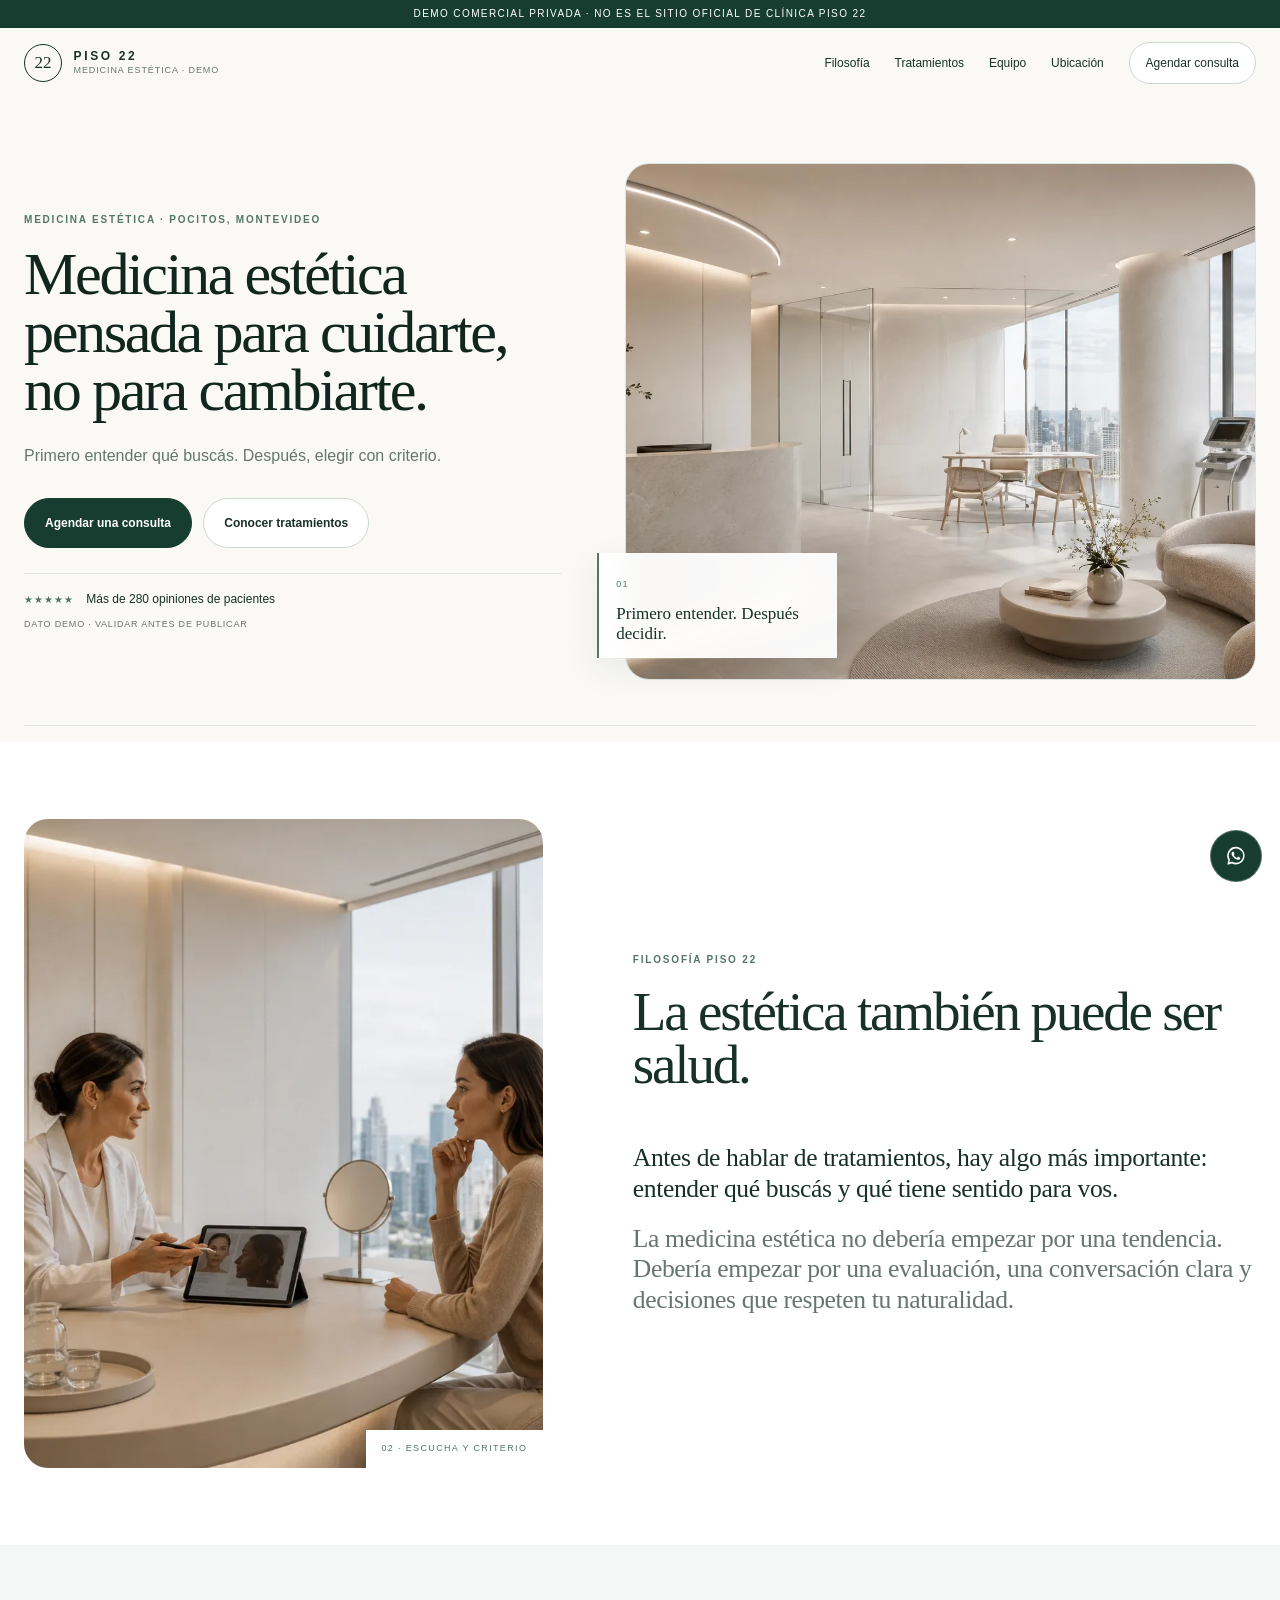
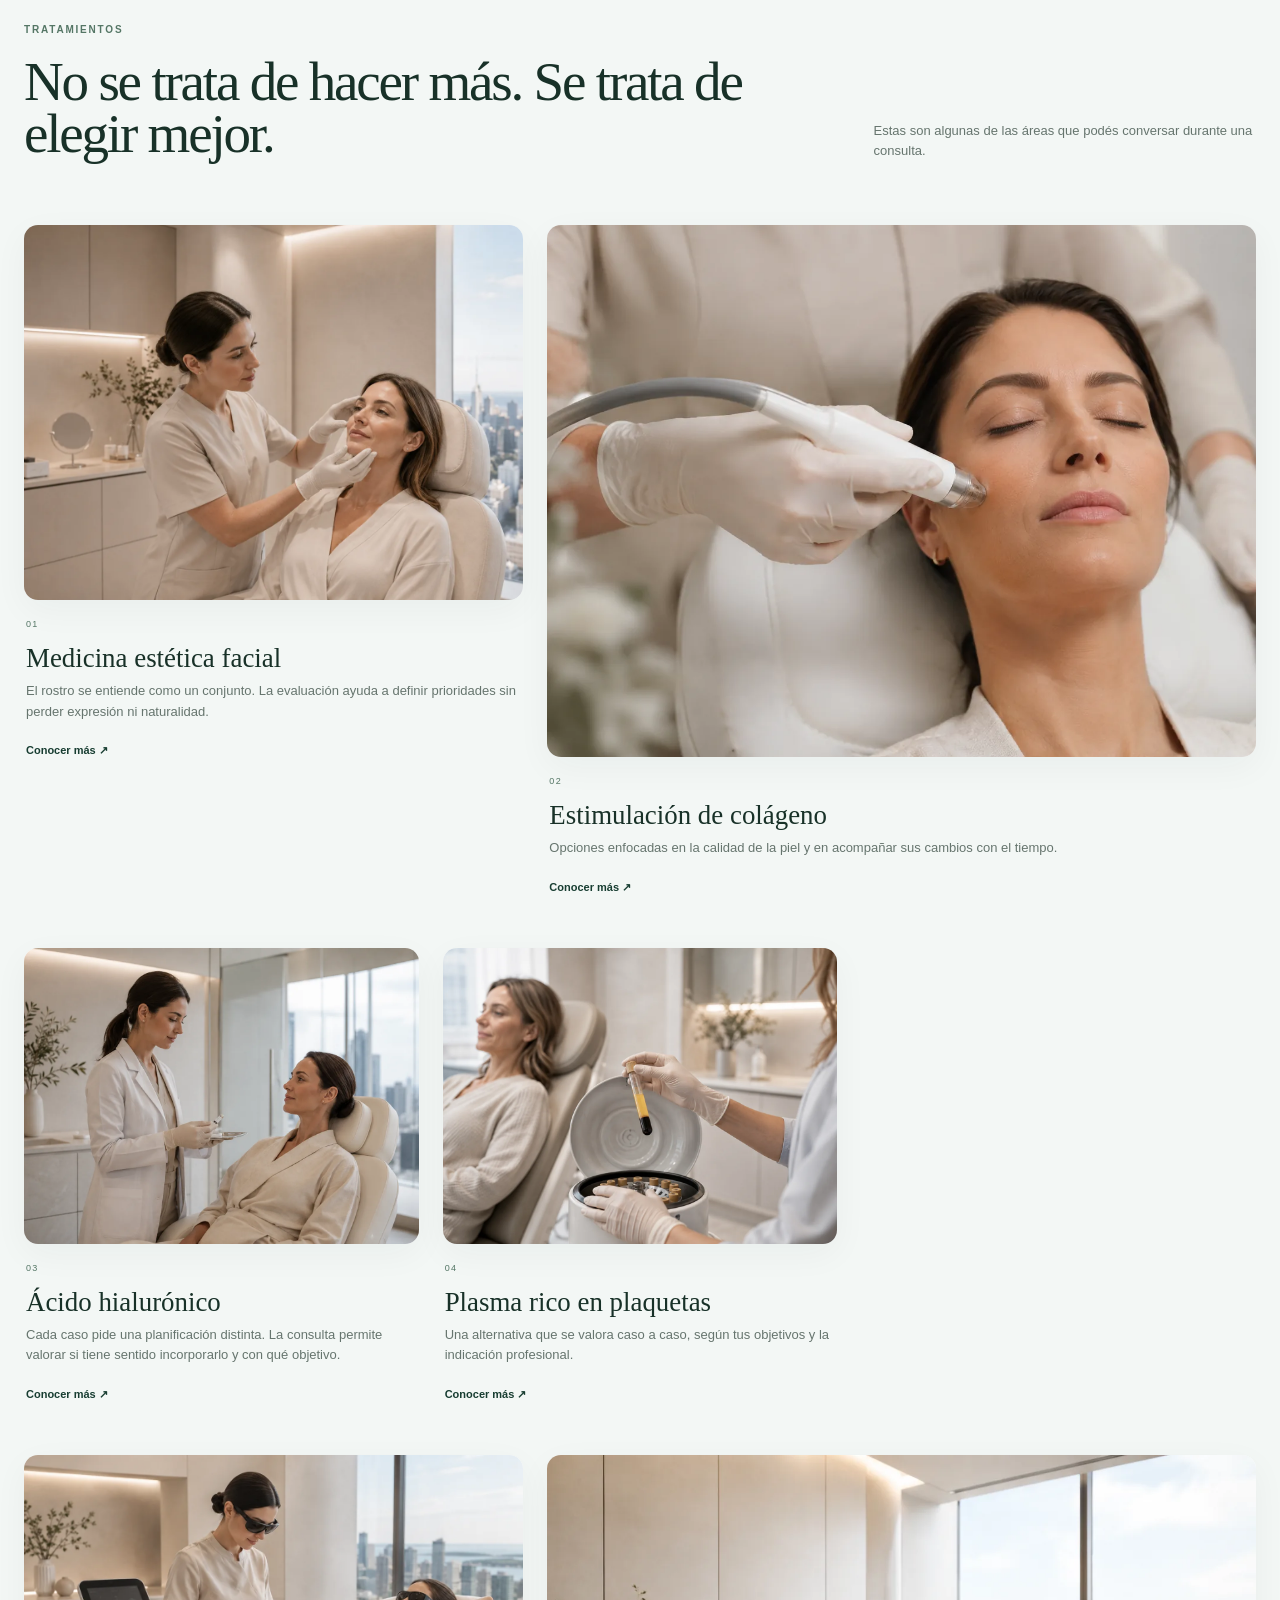
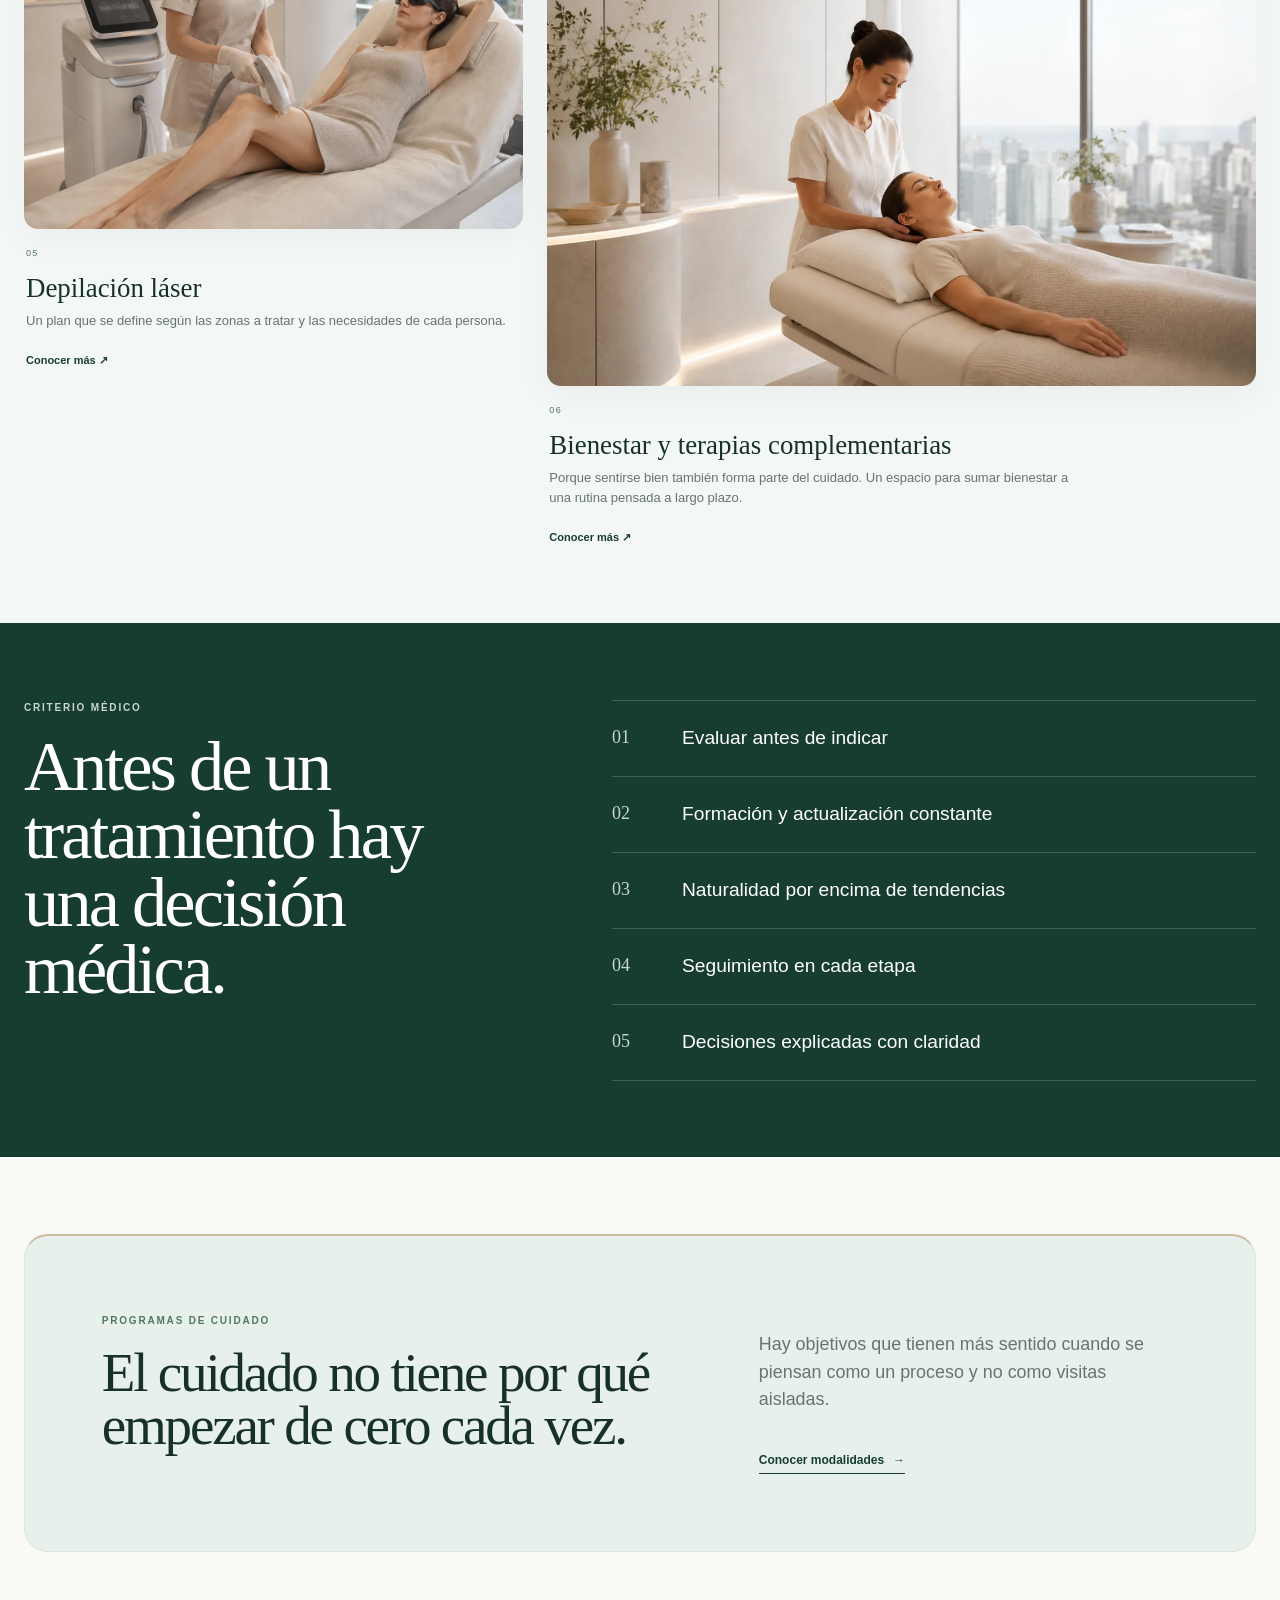
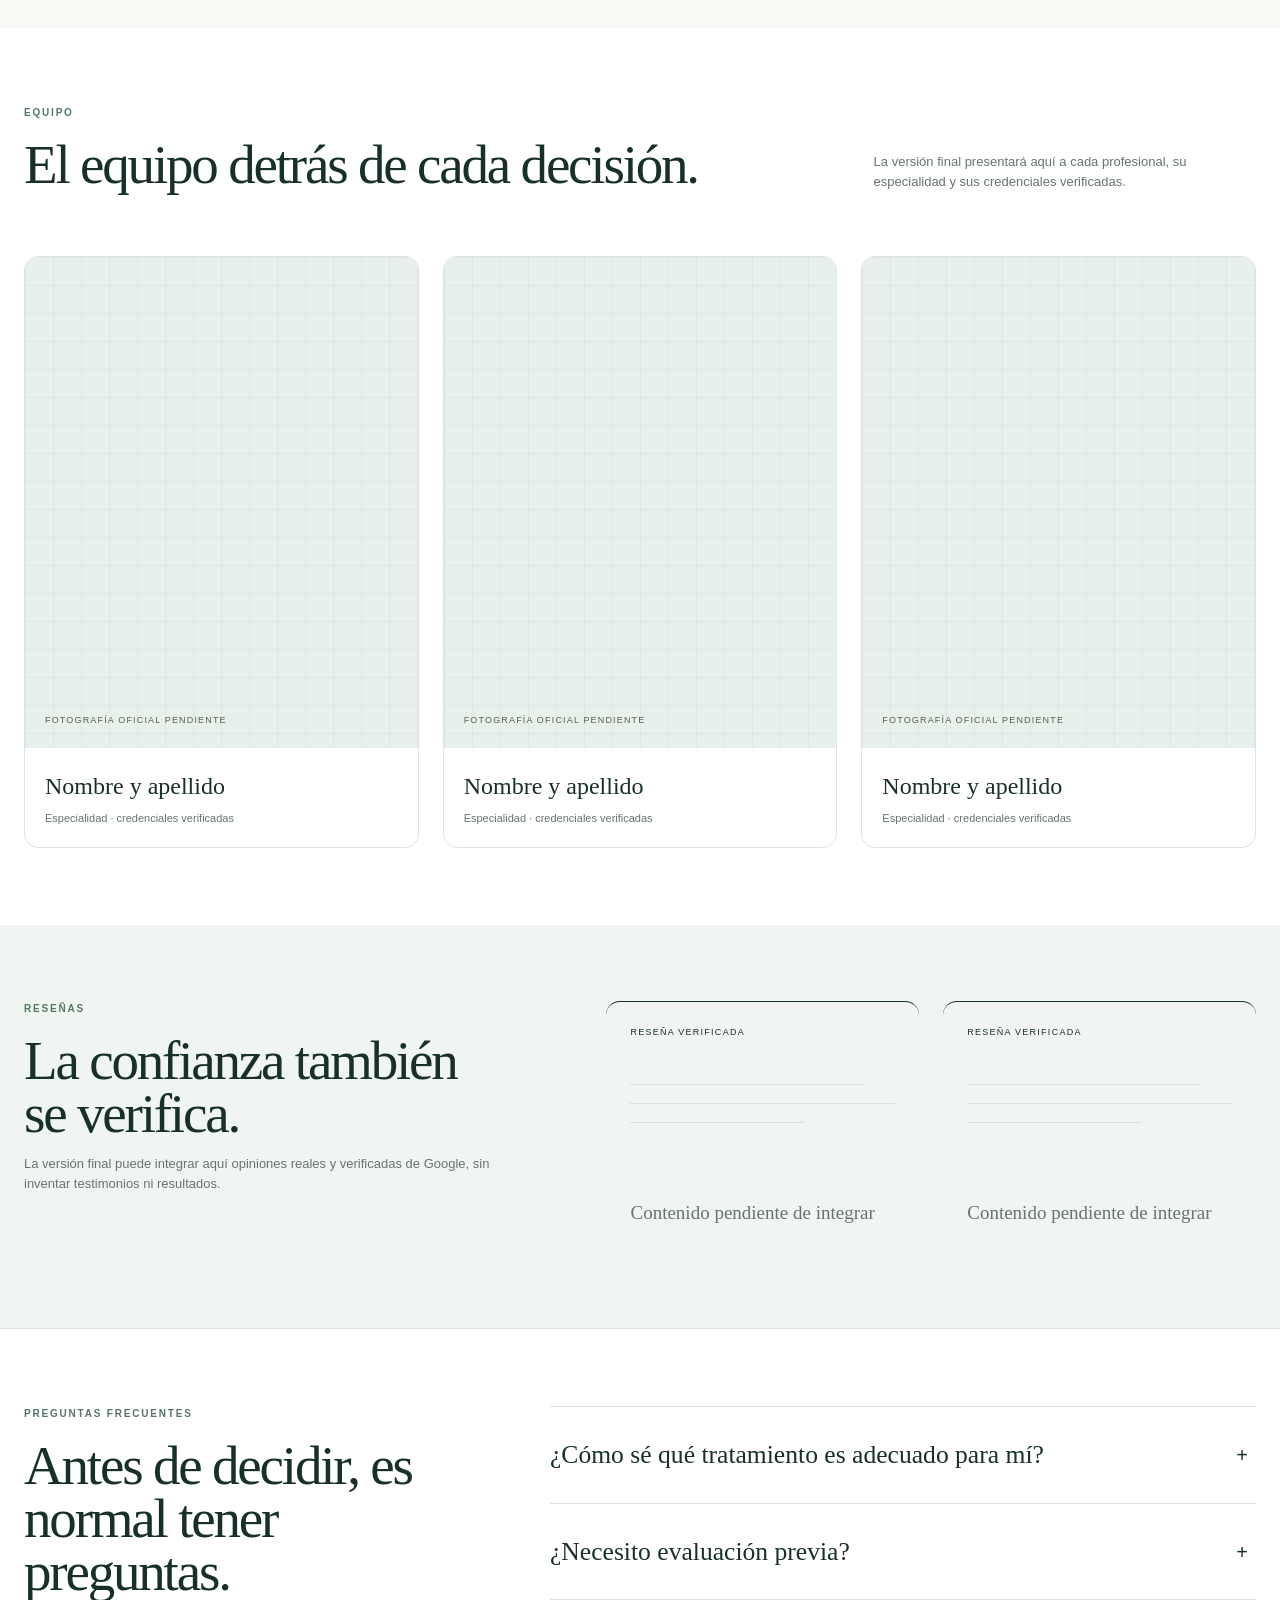
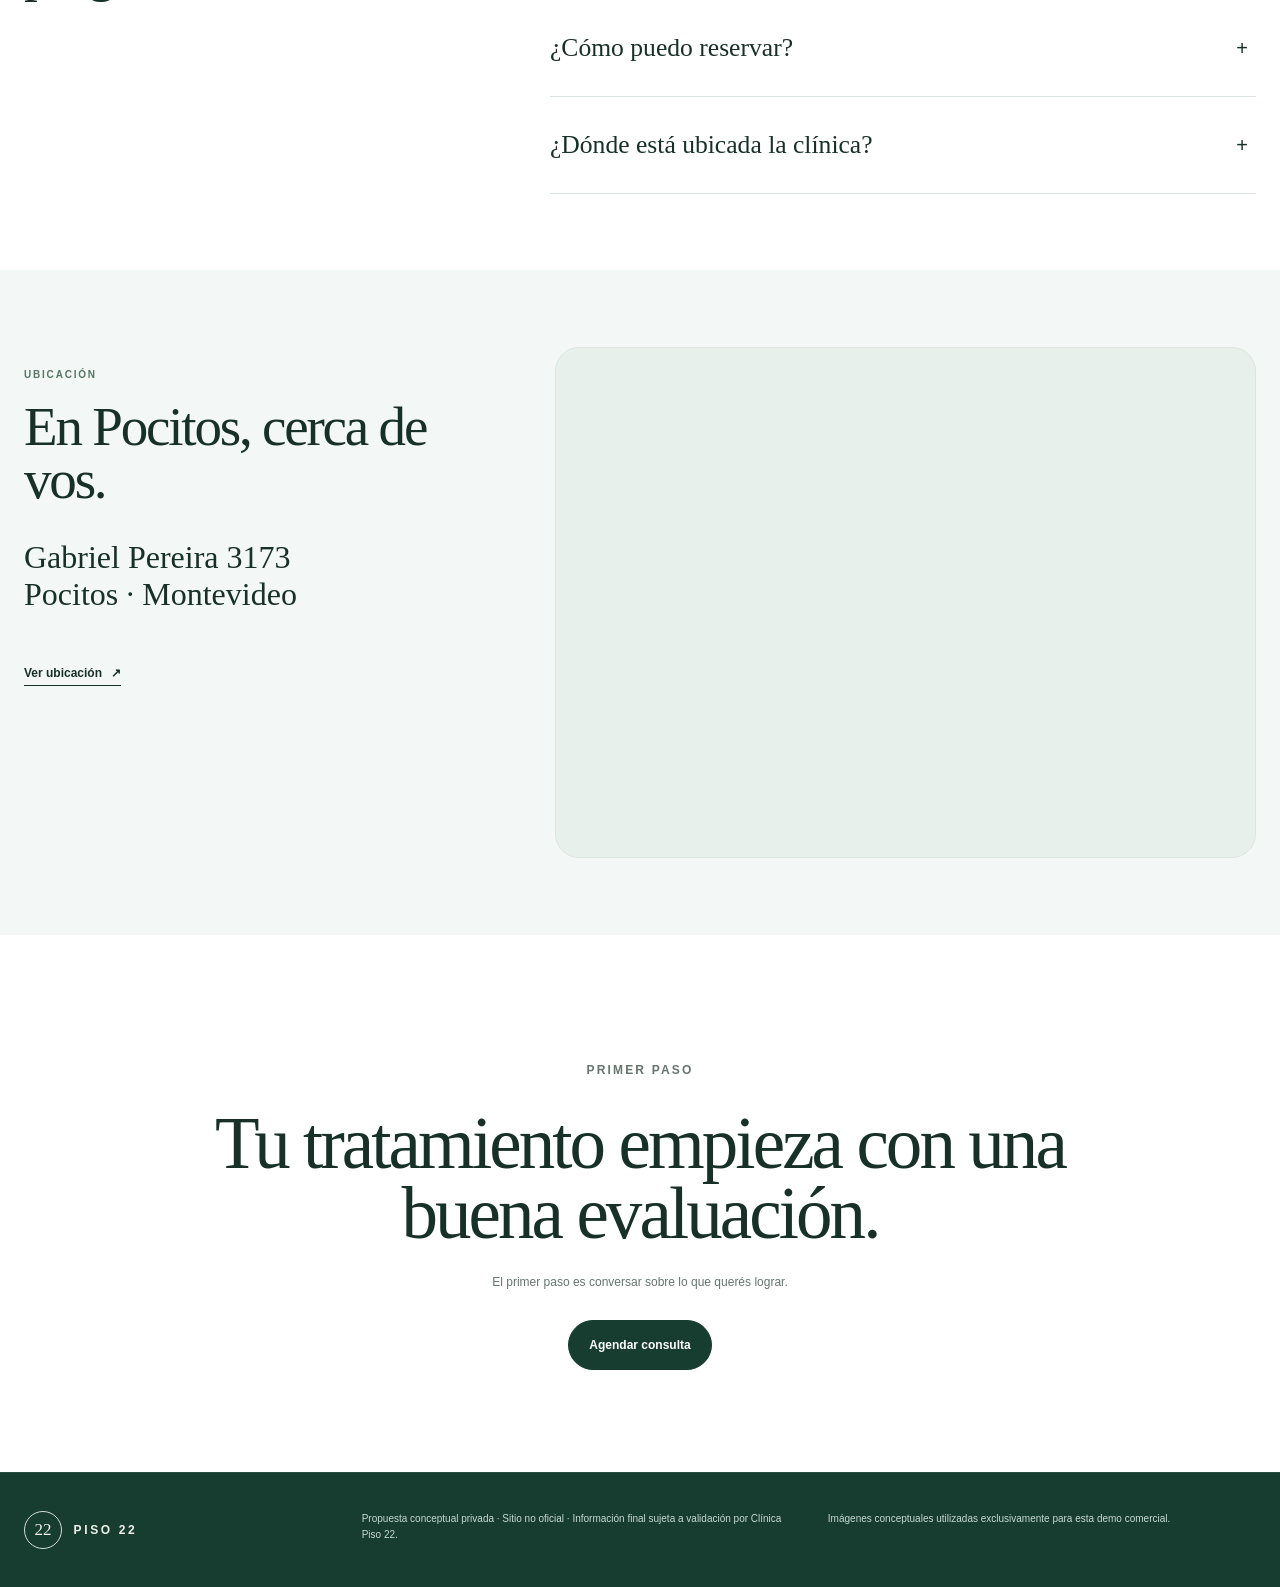
<file: index.html>
<!doctype html>
<html lang="es-UY">
<head>
  <meta charset="utf-8" />
  <meta name="viewport" content="width=device-width, initial-scale=1" />
  <meta name="color-scheme" content="light only" />
  <meta name="robots" content="noindex,nofollow,noarchive,nosnippet,noimageindex" />
  <meta name="googlebot" content="noindex,nofollow,noarchive,nosnippet,noimageindex" />
  <meta name="referrer" content="strict-origin-when-cross-origin" />
  <meta name="theme-color" content="#173d31" />
  <meta name="description" content="Propuesta conceptual privada de rediseño digital para Clínica Piso 22. Demo comercial no oficial." />
  <meta property="og:title" content="Clínica Piso 22 — Propuesta conceptual privada" />
  <meta property="og:description" content="Propuesta conceptual privada de rediseño digital para Clínica Piso 22. Demo comercial no oficial." />
  <meta property="og:type" content="website" />
  <meta property="og:image" content="assets/images/piso22-hero-clinica.webp" />
  <title>Clínica Piso 22 — Propuesta conceptual privada</title>
  <link rel="icon" href="favicon.svg" type="image/svg+xml" />
  <link rel="stylesheet" href="styles.css" />
  <script defer src="script.js"></script>
</head>
<body>
  <a class="skip-link" href="#contenido">Saltar al contenido</a>

  <div class="demo-bar" role="note" aria-label="Aviso de demo">
    <span class="demo-desktop">DEMO COMERCIAL PRIVADA · NO ES EL SITIO OFICIAL DE CLÍNICA PISO 22</span>
    <span class="demo-mobile">DEMO PRIVADA · SITIO NO OFICIAL</span>
  </div>

  <header class="site-header" data-header>
    <div class="shell header-inner">
      <a class="brand" href="#inicio" aria-label="Inicio — Piso 22 demo">
        <span class="brand-mark" aria-hidden="true">22</span>
        <span class="brand-copy">
          <strong>PISO 22</strong>
          <small>MEDICINA ESTÉTICA · DEMO</small>
        </span>
      </a>

      <button class="menu-toggle" type="button" aria-expanded="false" aria-controls="menu-principal" data-menu-toggle>
        <span class="sr-only">Abrir menú</span>
        <span></span><span></span>
      </button>

      <nav class="main-nav" id="menu-principal" aria-label="Navegación principal" data-nav>
        <a href="#filosofia">Filosofía</a>
        <a href="#tratamientos">Tratamientos</a>
        <a href="#equipo">Equipo</a>
        <a href="#ubicacion">Ubicación</a>
        <a class="nav-cta" href="#demo-dialog" data-demo-action="book-consultation">Agendar consulta</a>
      </nav>
    </div>
  </header>

  <main id="contenido">
    <section class="hero" id="inicio" aria-labelledby="hero-title">
      <div class="shell hero-grid">
        <div class="hero-copy reveal">
          <p class="eyebrow">MEDICINA ESTÉTICA · POCITOS, MONTEVIDEO</p>
          <h1 id="hero-title">Medicina estética pensada para cuidarte, no para cambiarte.</h1>
          <p class="hero-subtitle">Primero entender qué buscás. Después, elegir con criterio.</p>
          <div class="hero-actions">
            <a class="button button-dark" href="#demo-dialog" data-demo-action="book-consultation">Agendar una consulta</a>
            <a class="button button-ghost" href="#tratamientos">Conocer tratamientos</a>
          </div>
          <div class="rating" aria-label="Más de 280 opiniones de pacientes, dato a verificar en esta demo">
            <span class="stars" aria-hidden="true">★★★★★</span>
            <span>Más de 280 opiniones de pacientes</span>
            <small>DATO DEMO · VALIDAR ANTES DE PUBLICAR</small>
          </div>
        </div>

        <div class="hero-visual reveal reveal-delay" aria-label="Composición visual conceptual de una clínica contemporánea">
          <div class="visual-panel visual-panel-main">
            <img src="assets/images/piso22-hero-clinica.webp" width="1672" height="941" alt="Interior conceptual de una clínica de medicina estética contemporánea." fetchpriority="high" decoding="async" sizes="(min-width: 901px) 55vw, calc(100vw - 24px)" />
          </div>
          <div class="floating-note">
            <span class="note-index">01</span>
            <p>Primero entender. Después decidir.</p>
          </div>
        </div>
      </div>
      <div class="hero-line" aria-hidden="true"></div>
    </section>

    <section class="section philosophy" id="filosofia" aria-labelledby="filosofia-title">
      <div class="shell philosophy-grid">
        <div class="philosophy-visual reveal">
          <img src="assets/images/piso22-filosofia-consulta.webp" width="1200" height="900" loading="lazy" decoding="async" sizes="(min-width: 901px) 43vw, calc(100vw - 24px)" alt="Escena conceptual de una consulta de medicina estética." />
          <span>02 · ESCUCHA Y CRITERIO</span>
        </div>
        <div class="section-heading philosophy-copy reveal">
          <p class="eyebrow">FILOSOFÍA PISO 22</p>
          <h2 id="filosofia-title">La estética también puede ser salud.</h2>
          <div class="prose-large">
            <p>Antes de hablar de tratamientos, hay algo más importante: entender qué buscás y qué tiene sentido para vos.</p>
            <p>La medicina estética no debería empezar por una tendencia. Debería empezar por una evaluación, una conversación clara y decisiones que respeten tu naturalidad.</p>
          </div>
        </div>
      </div>
    </section>

    <section class="section treatments" id="tratamientos" aria-labelledby="tratamientos-title">
      <div class="shell">
        <div class="section-top reveal">
          <div>
            <p class="eyebrow">TRATAMIENTOS</p>
            <h2 id="tratamientos-title">No se trata de hacer más. Se trata de elegir mejor.</h2>
          </div>
          <p>Estas son algunas de las áreas que podés conversar durante una consulta.</p>
        </div>

        <div class="treatment-grid">
          <article class="treatment-card reveal">
            <div class="card-visual"><img src="assets/images/tratamiento-medicina-estetica-facial.webp" loading="lazy" decoding="async" width="1200" height="900" alt="Imagen conceptual relacionada con una evaluación de medicina estética facial." /></div>
            <div class="card-body"><span>01</span><h3>Medicina estética facial</h3><p>El rostro se entiende como un conjunto. La evaluación ayuda a definir prioridades sin perder expresión ni naturalidad.</p><a href="#demo-dialog" data-demo-action="treatment-details">Conocer más <span aria-hidden="true">↗</span></a></div>
          </article>
          <article class="treatment-card reveal">
            <div class="card-visual"><img src="assets/images/tratamiento-estimulacion-colageno.webp" loading="lazy" decoding="async" width="1200" height="900" alt="Imagen conceptual relacionada con un tratamiento de estimulación de la piel." /></div>
            <div class="card-body"><span>02</span><h3>Estimulación de colágeno</h3><p>Opciones enfocadas en la calidad de la piel y en acompañar sus cambios con el tiempo.</p><a href="#demo-dialog" data-demo-action="treatment-details">Conocer más <span aria-hidden="true">↗</span></a></div>
          </article>
          <article class="treatment-card reveal">
            <div class="card-visual"><img src="assets/images/tratamiento-acido-hialuronico.webp" loading="lazy" decoding="async" width="1200" height="900" alt="Imagen conceptual relacionada con la preparación de un tratamiento de medicina estética." /></div>
            <div class="card-body"><span>03</span><h3>Ácido hialurónico</h3><p>Cada caso pide una planificación distinta. La consulta permite valorar si tiene sentido incorporarlo y con qué objetivo.</p><a href="#demo-dialog" data-demo-action="treatment-details">Conocer más <span aria-hidden="true">↗</span></a></div>
          </article>
          <article class="treatment-card reveal">
            <div class="card-visual"><img src="assets/images/tratamiento-plasma-rico-plaquetas.webp" loading="lazy" decoding="async" width="1200" height="900" alt="Imagen conceptual relacionada con la preparación de plasma rico en plaquetas." /></div>
            <div class="card-body"><span>04</span><h3>Plasma rico en plaquetas</h3><p>Una alternativa que se valora caso a caso, según tus objetivos y la indicación profesional.</p><a href="#demo-dialog" data-demo-action="treatment-details">Conocer más <span aria-hidden="true">↗</span></a></div>
          </article>
          <article class="treatment-card reveal">
            <div class="card-visual"><img src="assets/images/tratamiento-depilacion-laser.webp" loading="lazy" decoding="async" width="1200" height="900" alt="Imagen conceptual relacionada con una sesión de depilación láser." /></div>
            <div class="card-body"><span>05</span><h3>Depilación láser</h3><p>Un plan que se define según las zonas a tratar y las necesidades de cada persona.</p><a href="#demo-dialog" data-demo-action="treatment-details">Conocer más <span aria-hidden="true">↗</span></a></div>
          </article>
          <article class="treatment-card reveal">
            <div class="card-visual"><img src="assets/images/tratamiento-bienestar-terapias.webp" loading="lazy" decoding="async" width="1200" height="900" alt="Imagen conceptual relacionada con una instancia de bienestar y cuidado." /></div>
            <div class="card-body"><span>06</span><h3>Bienestar y terapias complementarias</h3><p>Porque sentirse bien también forma parte del cuidado. Un espacio para sumar bienestar a una rutina pensada a largo plazo.</p><a href="#demo-dialog" data-demo-action="treatment-details">Conocer más <span aria-hidden="true">↗</span></a></div>
          </article>
        </div>
      </div>
    </section>

    <section class="section difference" aria-labelledby="diferencial-title">
      <div class="shell difference-grid">
        <div class="difference-copy reveal">
          <p class="eyebrow">CRITERIO MÉDICO</p>
          <h2 id="diferencial-title">Antes de un tratamiento hay una decisión médica.</h2>
          <div class="principle-list">
            <div><span>01</span><p>Evaluar antes de indicar</p></div>
            <div><span>02</span><p>Formación y actualización constante</p></div>
            <div><span>03</span><p>Naturalidad por encima de tendencias</p></div>
            <div><span>04</span><p>Seguimiento en cada etapa</p></div>
            <div><span>05</span><p>Decisiones explicadas con claridad</p></div>
          </div>
        </div>
      </div>
    </section>

    <section class="section membership" aria-labelledby="membresias-title">
      <div class="shell membership-card reveal">
        <div>
          <p class="eyebrow">PROGRAMAS DE CUIDADO</p>
          <h2 id="membresias-title">El cuidado no tiene por qué empezar de cero cada vez.</h2>
        </div>
        <div>
          <p>Hay objetivos que tienen más sentido cuando se piensan como un proceso y no como visitas aisladas.</p>
          <a class="text-link" href="#demo-dialog" data-demo-action="programs">Conocer modalidades <span aria-hidden="true">→</span></a>
        </div>
      </div>
    </section>

    <section class="section team" id="equipo" aria-labelledby="equipo-title">
      <div class="shell">
        <div class="section-top reveal">
          <div><p class="eyebrow">EQUIPO</p><h2 id="equipo-title">El equipo detrás de cada decisión.</h2></div>
          <p>La versión final presentará aquí a cada profesional, su especialidad y sus credenciales verificadas.</p>
        </div>
        <div class="team-grid">
          <article class="team-placeholder reveal"><div class="portrait-placeholder"><span>Fotografía oficial pendiente</span></div><div><h3>Nombre y apellido</h3><p>Especialidad · credenciales verificadas</p></div></article>
          <article class="team-placeholder reveal"><div class="portrait-placeholder"><span>Fotografía oficial pendiente</span></div><div><h3>Nombre y apellido</h3><p>Especialidad · credenciales verificadas</p></div></article>
          <article class="team-placeholder reveal"><div class="portrait-placeholder"><span>Fotografía oficial pendiente</span></div><div><h3>Nombre y apellido</h3><p>Especialidad · credenciales verificadas</p></div></article>
        </div>
      </div>
    </section>

    <section class="section reviews" aria-labelledby="resenas-title">
      <div class="shell reviews-grid">
        <div class="reviews-heading reveal"><p class="eyebrow">RESEÑAS</p><h2 id="resenas-title">La confianza también se verifica.</h2><p>La versión final puede integrar aquí opiniones reales y verificadas de Google, sin inventar testimonios ni resultados.</p></div>
        <div class="review-placeholders reveal" aria-label="Espacios reservados para reseñas verificadas">
          <div class="review-card"><span>Reseña verificada</span><i></i><i></i><i></i><p>Contenido pendiente de integrar</p></div>
          <div class="review-card"><span>Reseña verificada</span><i></i><i></i><i></i><p>Contenido pendiente de integrar</p></div>
        </div>
      </div>
    </section>

    <section class="section faq" aria-labelledby="faq-title">
      <div class="shell faq-grid">
        <div class="reveal"><p class="eyebrow">PREGUNTAS FRECUENTES</p><h2 id="faq-title">Antes de decidir, es normal tener preguntas.</h2></div>
        <div class="accordion reveal" data-accordion>
          <details><summary>¿Cómo sé qué tratamiento es adecuado para mí?</summary><p>No tenés que llegar con la respuesta. La consulta sirve justamente para hablar de lo que buscás y valorar qué opciones tiene sentido considerar en tu caso.</p></details>
          <details><summary>¿Necesito evaluación previa?</summary><p>Depende del tratamiento. En consulta pueden indicarte qué instancia previa corresponde en tu caso y resolver tus dudas antes de avanzar.</p></details>
          <details><summary>¿Cómo puedo reservar?</summary><p>En la versión final vas a poder hacerlo desde el canal de agenda que Piso 22 prefiera, directamente desde esta página.</p></details>
          <details><summary>¿Dónde está ubicada la clínica?</summary><p>En Gabriel Pereira 3173, Pocitos, Montevideo.</p></details>
        </div>
      </div>
    </section>

    <section class="section location" id="ubicacion" aria-labelledby="ubicacion-title">
      <div class="shell location-grid">
        <div class="location-info reveal">
          <p class="eyebrow">UBICACIÓN</p>
          <h2 id="ubicacion-title">En Pocitos, cerca de vos.</h2>
          <address>Gabriel Pereira 3173<br />Pocitos · Montevideo</address>
          <a class="text-link" href="https://www.google.com/maps/search/?api=1&query=Gabriel+Pereira+3173+Pocitos+Montevideo" target="_blank" rel="noopener noreferrer">Ver ubicación <span aria-hidden="true">↗</span></a>
        </div>
        <div class="map-frame reveal">
          <iframe title="Mapa de Gabriel Pereira 3173, Pocitos, Montevideo" width="800" height="500" src="https://www.google.com/maps?q=Gabriel%20Pereira%203173%2C%20Pocitos%2C%20Montevideo&output=embed" loading="lazy" referrerpolicy="no-referrer-when-downgrade"></iframe>
        </div>
      </div>
    </section>

    <section class="final-cta" id="contacto" aria-labelledby="contacto-title">
      <div class="shell final-cta-inner reveal">
        <p class="eyebrow">PRIMER PASO</p>
        <h2 id="contacto-title">Tu tratamiento empieza con una buena evaluación.</h2>
        <p>El primer paso es conversar sobre lo que querés lograr.</p>
        <a class="button button-light" href="#demo-dialog" data-demo-action="book-consultation">Agendar consulta</a>
      </div>
    </section>
  </main>

  <footer class="site-footer">
    <div class="shell footer-grid">
      <div class="brand footer-brand"><span class="brand-mark" aria-hidden="true">22</span><span class="brand-copy"><strong>PISO 22</strong></span></div>
      <p>Propuesta conceptual privada · Sitio no oficial · Información final sujeta a validación por Clínica Piso 22.</p>
      <p>Imágenes conceptuales utilizadas exclusivamente para esta demo comercial.</p>
    </div>
  </footer>

  <a class="whatsapp-float" href="#demo-dialog" aria-label="Consultar por WhatsApp" data-demo-action="whatsapp">
    <svg aria-hidden="true" viewBox="0 0 24 24"><path d="M12 2a9.6 9.6 0 0 0-8.23 14.55L2.5 21.5l5.1-1.23A9.6 9.6 0 1 0 12 2Zm0 17.45a7.8 7.8 0 0 1-3.98-1.08l-.29-.17-3.02.73.76-2.94-.19-.3A7.82 7.82 0 1 1 12 19.45Zm4.28-5.86c-.23-.12-1.39-.69-1.61-.76-.22-.08-.38-.12-.54.12-.16.23-.62.76-.76.91-.14.16-.28.18-.52.06-.23-.12-.99-.37-1.89-1.17a7.04 7.04 0 0 1-1.31-1.63c-.14-.23-.01-.36.1-.48.1-.1.23-.28.35-.42.12-.14.16-.23.23-.39.08-.15.04-.29-.02-.41-.06-.12-.54-1.3-.74-1.78-.19-.46-.39-.4-.54-.41h-.46c-.16 0-.41.06-.63.29-.22.23-.83.81-.83 1.98s.85 2.3.97 2.46c.12.15 1.67 2.55 4.05 3.58.57.24 1.01.39 1.35.5.57.18 1.08.15 1.49.09.45-.07 1.39-.57 1.59-1.12.2-.55.2-1.02.14-1.12-.06-.1-.21-.16-.45-.28Z"/></svg>
  </a>

  <dialog class="demo-dialog" id="demo-dialog" aria-labelledby="demo-dialog-title" aria-describedby="demo-dialog-description" data-demo-dialog>
    <div class="dialog-inner">
      <button class="dialog-close" type="button" aria-label="Cerrar modo demo" data-dialog-close>×</button>
      <h2 id="demo-dialog-title">Modo demo</h2>
      <p id="demo-dialog-description">En la versión publicada, esta acción conectaría con el canal de reservas de Clínica Piso 22.</p>
      <p class="dialog-note">El contacto definitivo se integrará una vez validado por la clínica.</p>
      <button class="button button-dark" type="button" data-dialog-close>Entendido</button>
    </div>
  </dialog>
</body>
</html>
</file>
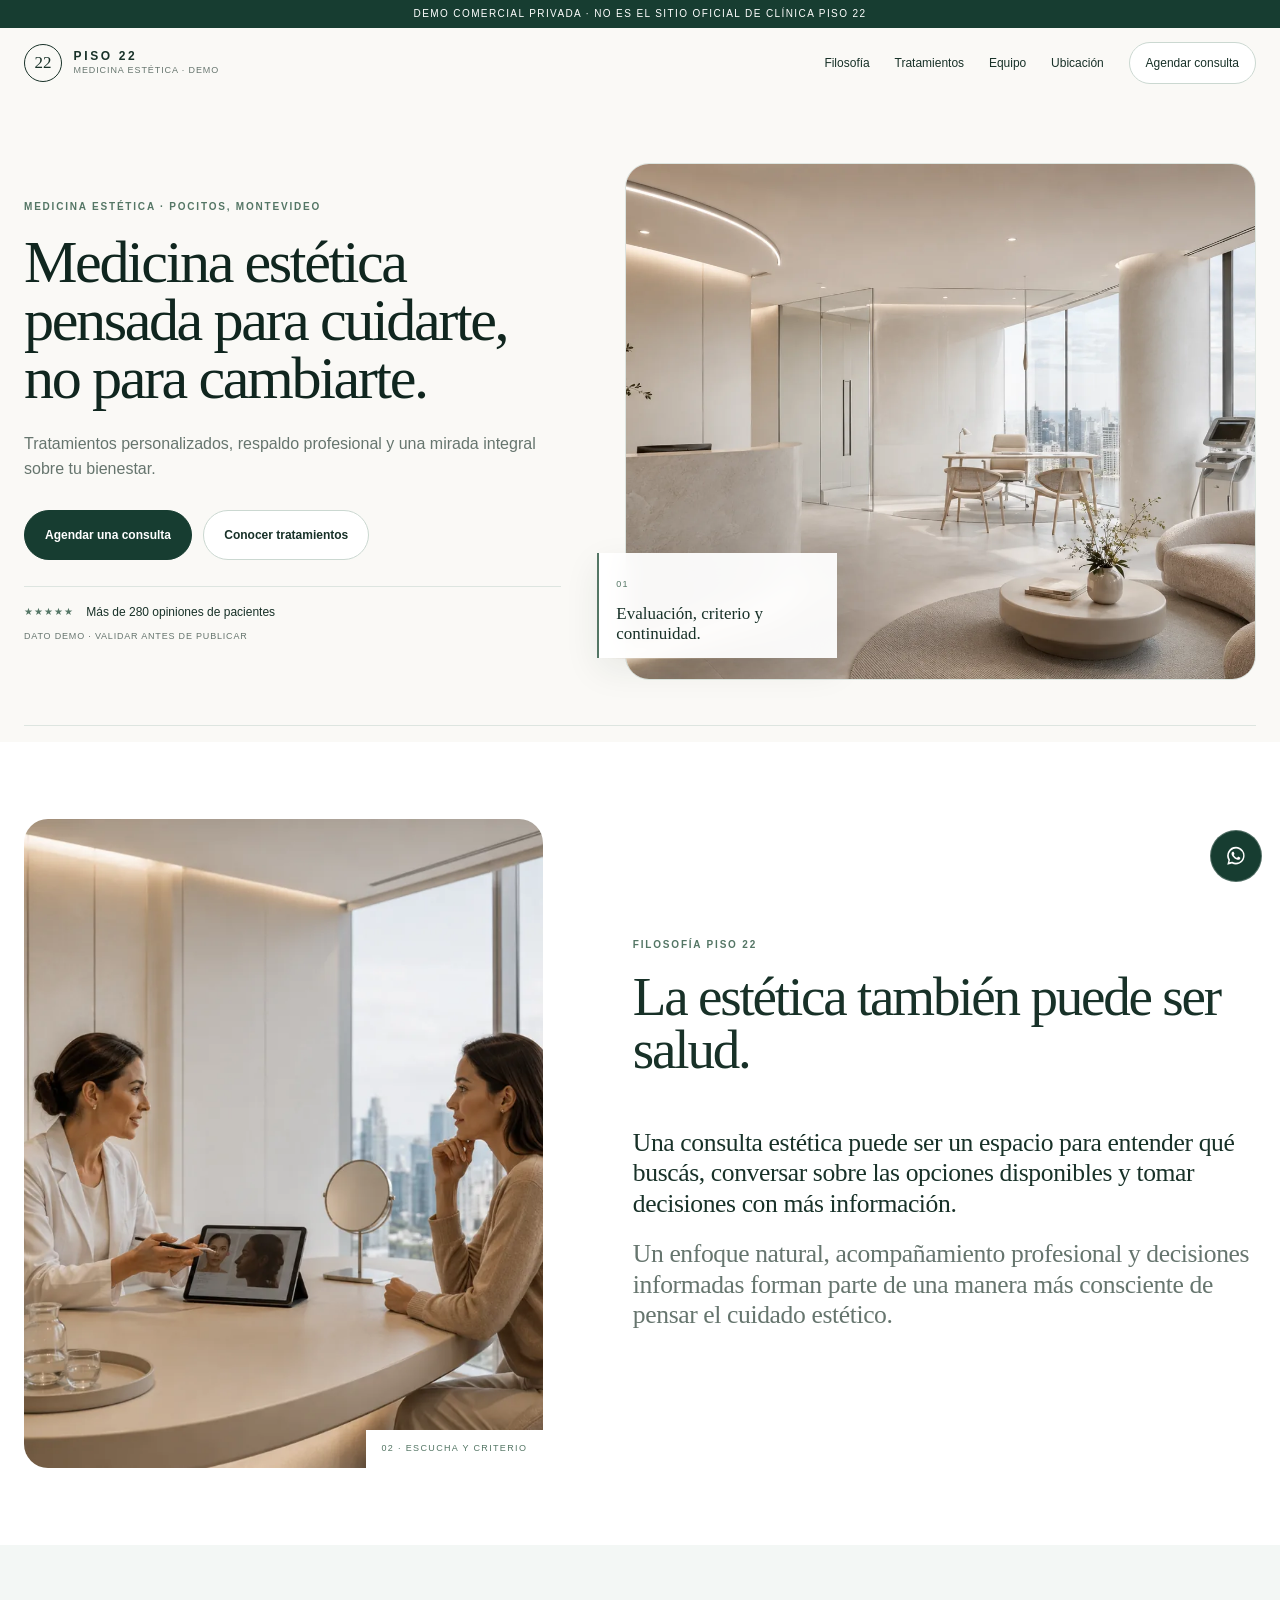
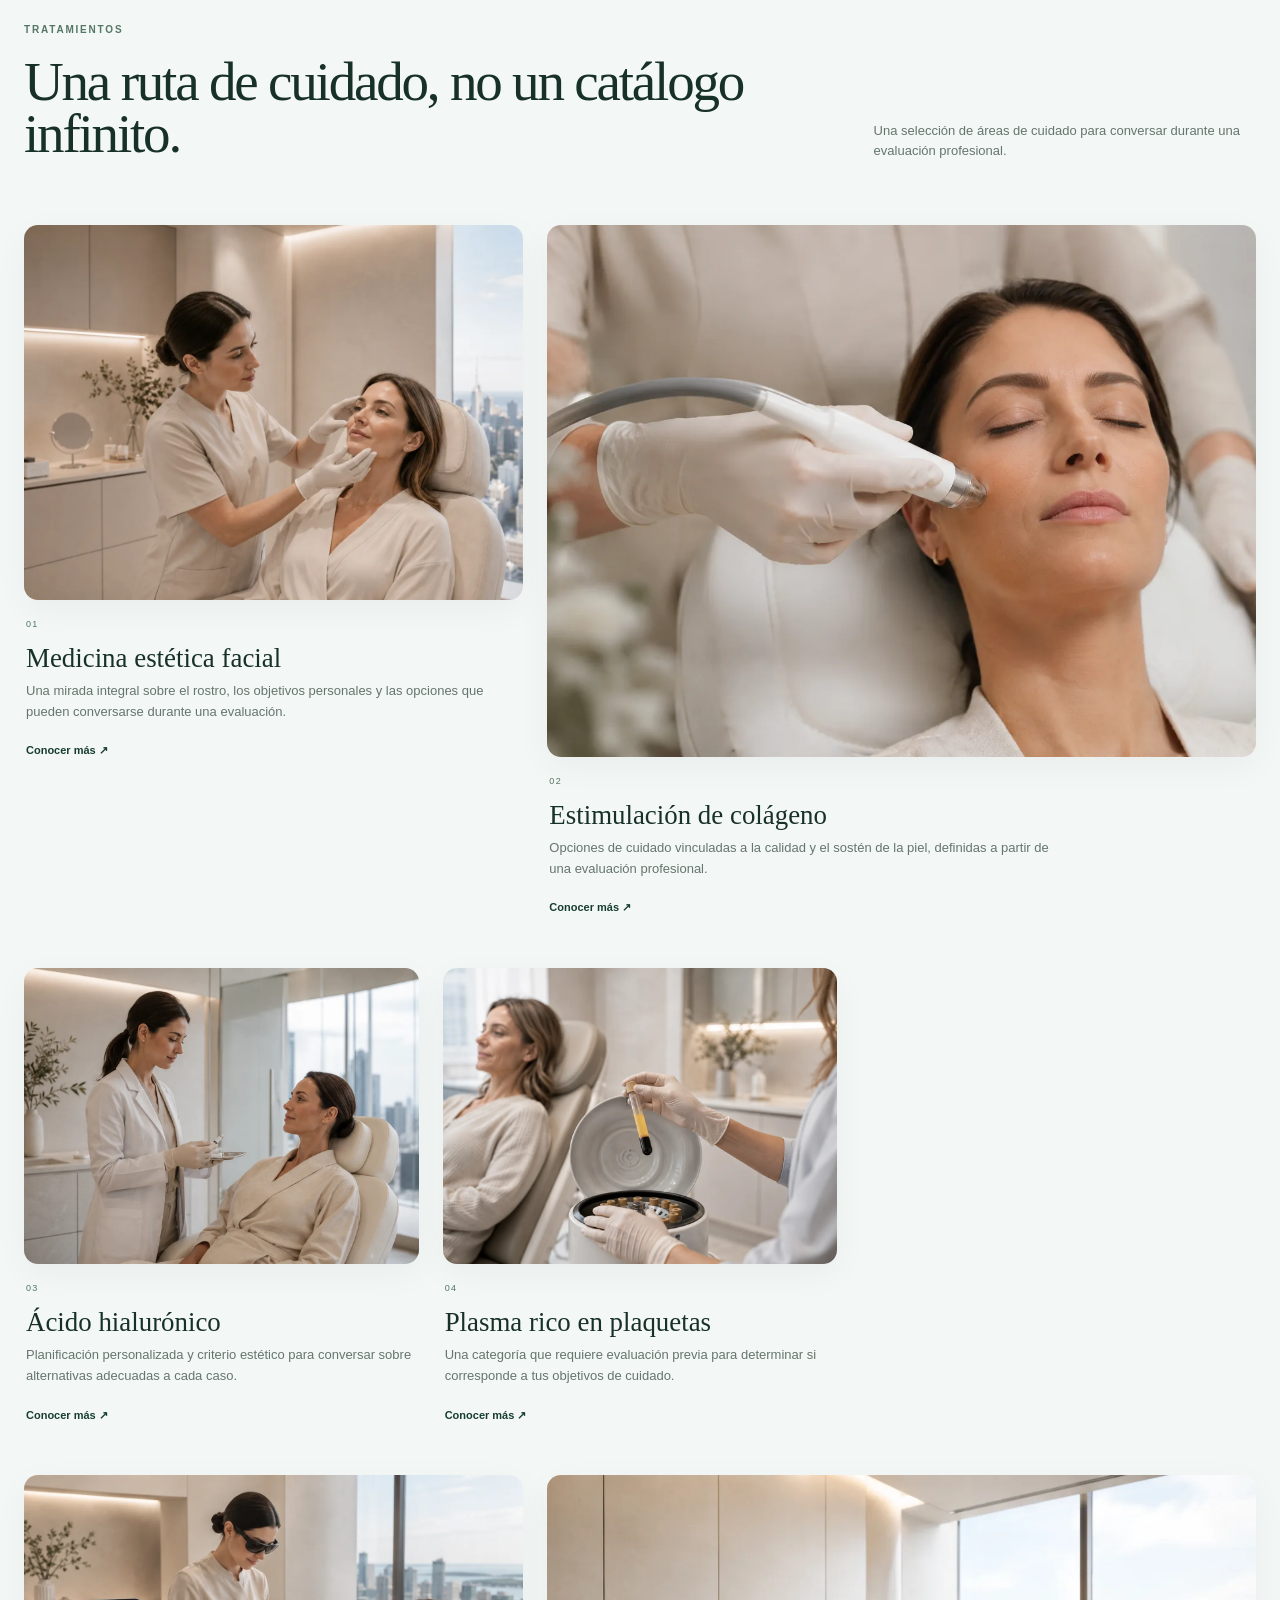
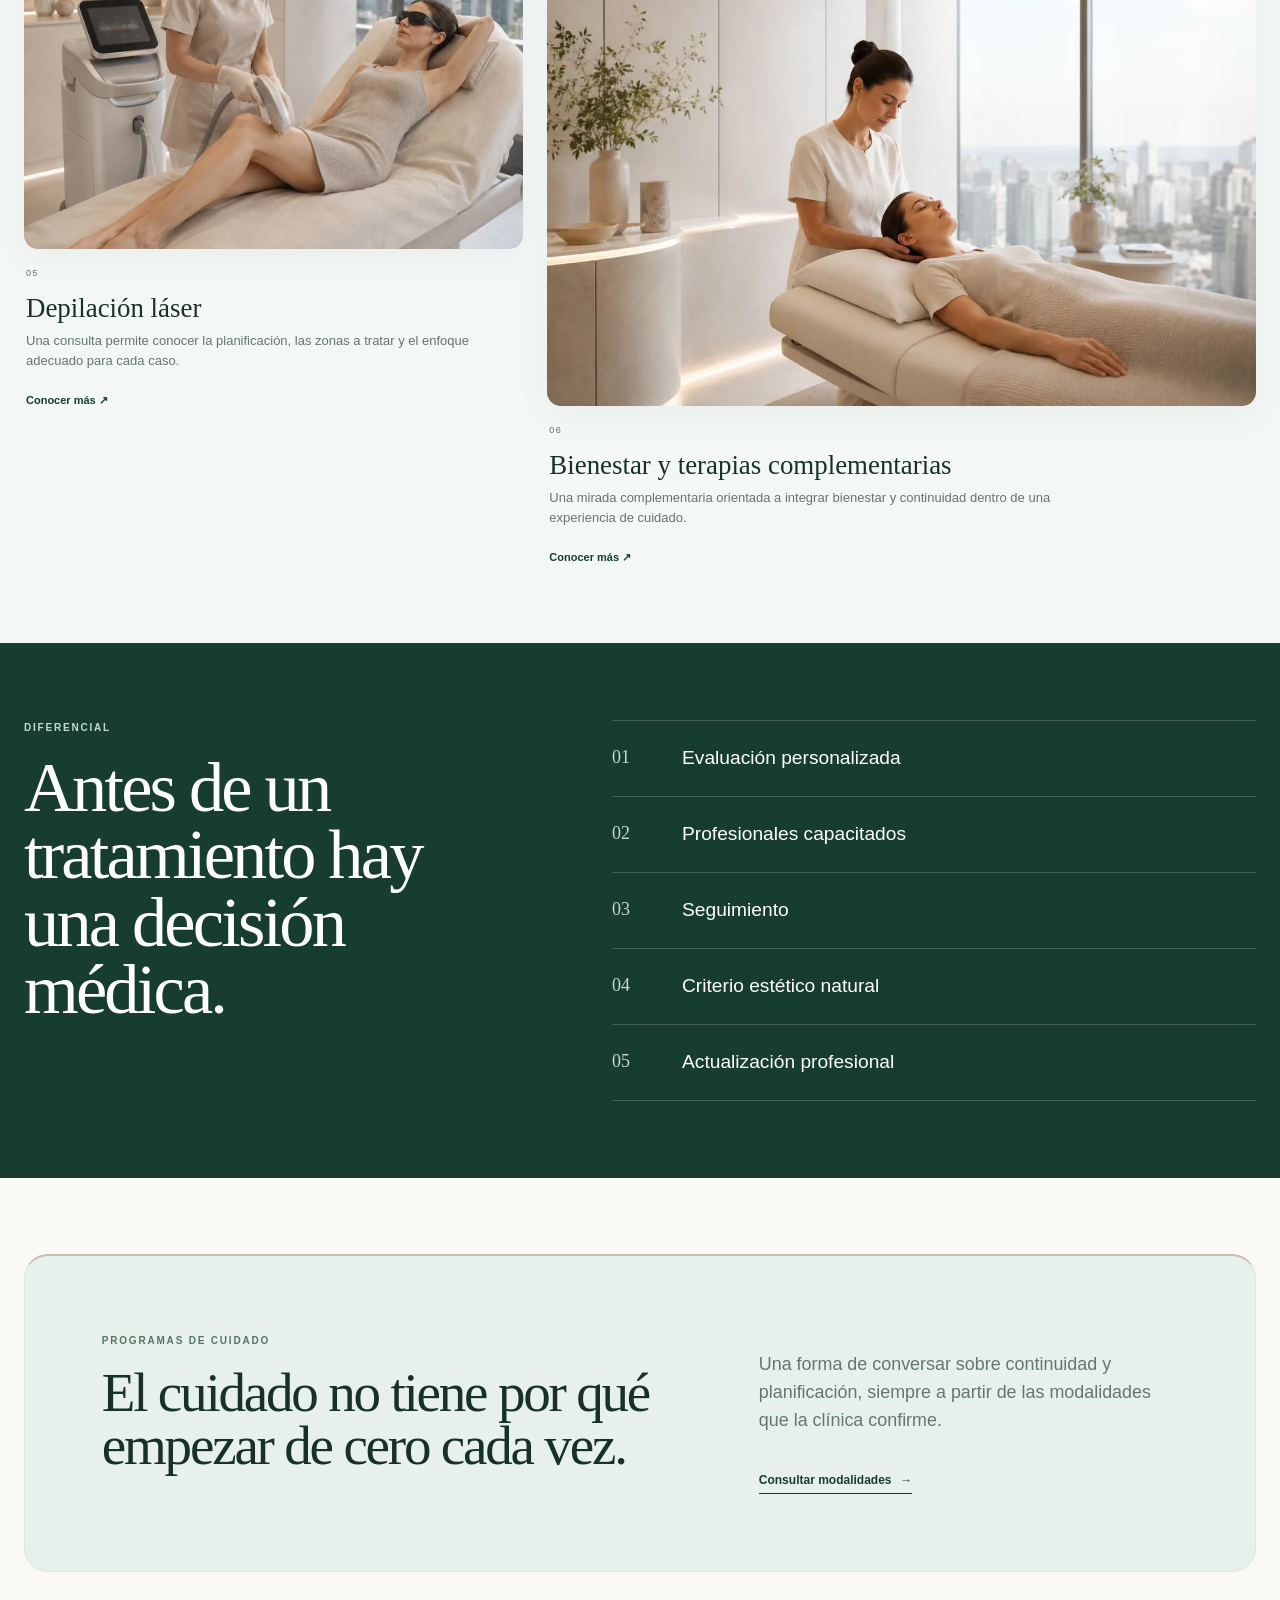
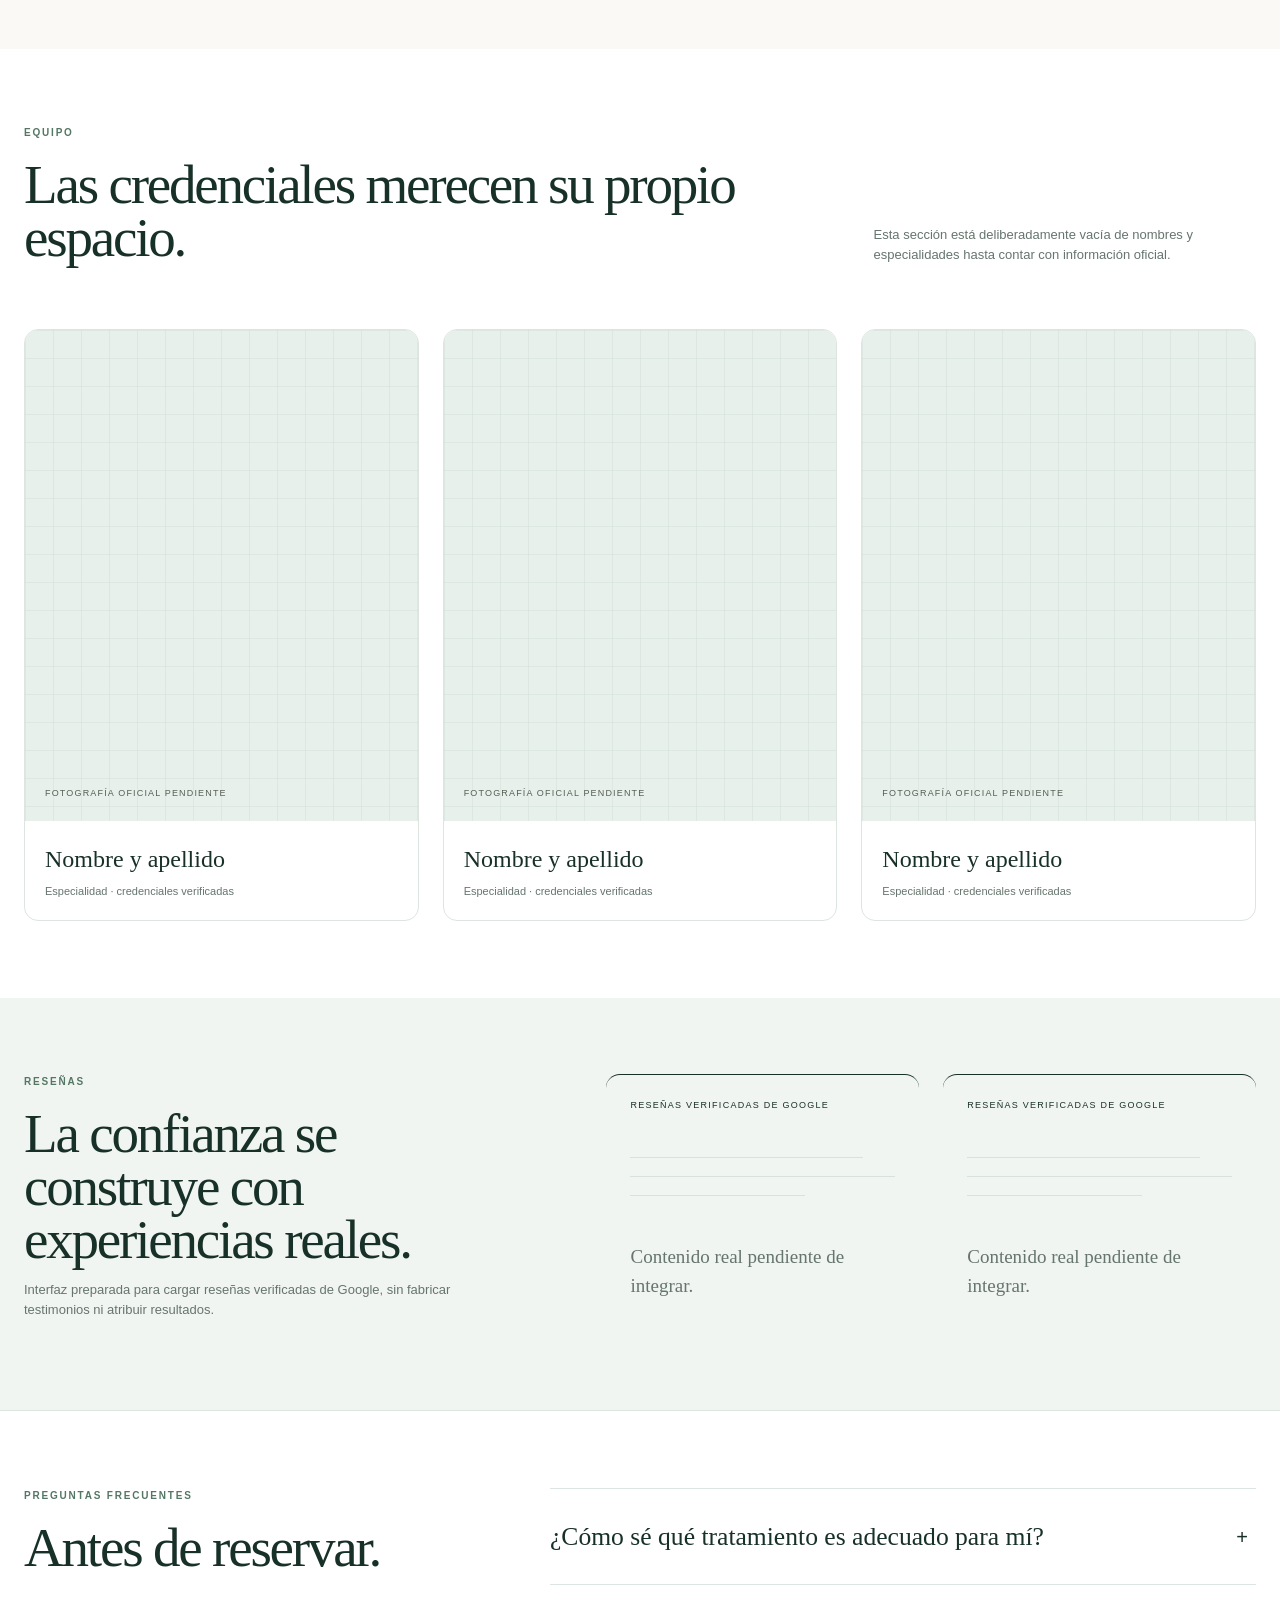
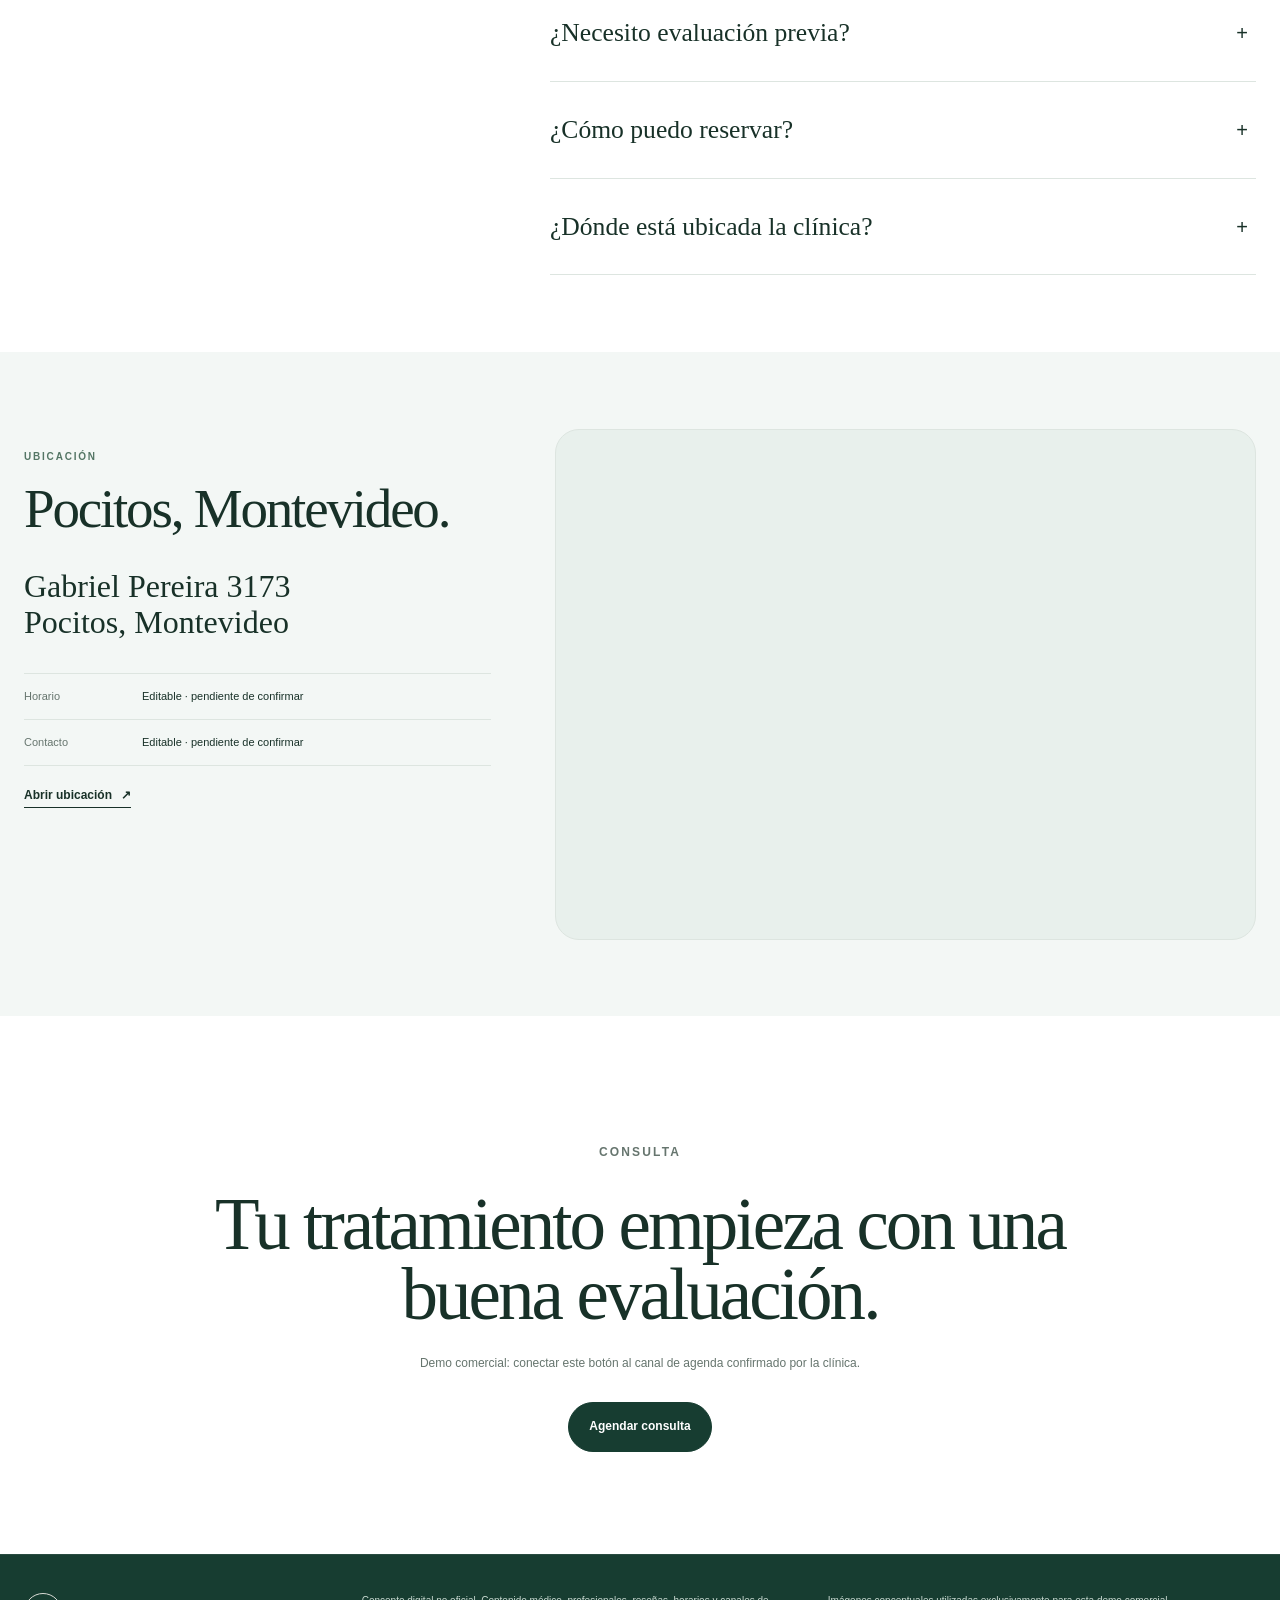
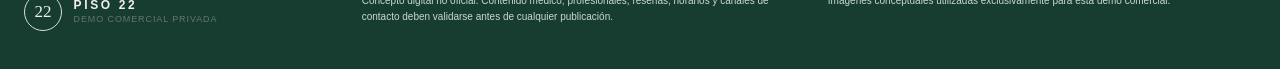
<file: clinica-piso22-demo/index.html>
<!doctype html>
<html lang="es-UY">
<head>
  <meta charset="utf-8" />
  <meta name="viewport" content="width=device-width, initial-scale=1" />
  <meta name="color-scheme" content="light only" />
  <meta name="robots" content="noindex,nofollow,noarchive,nosnippet,noimageindex" />
  <meta name="googlebot" content="noindex,nofollow,noarchive,nosnippet,noimageindex" />
  <meta name="referrer" content="strict-origin-when-cross-origin" />
  <meta name="theme-color" content="#173d31" />
  <meta name="description" content="Propuesta conceptual privada de rediseño digital para Clínica Piso 22. Demo comercial no oficial." />
  <meta property="og:title" content="Clínica Piso 22 — Propuesta conceptual privada" />
  <meta property="og:description" content="Propuesta conceptual privada de rediseño digital para Clínica Piso 22. Demo comercial no oficial." />
  <meta property="og:type" content="website" />
  <meta property="og:image" content="assets/images/piso22-hero-clinica.webp" />
  <title>Clínica Piso 22 — Propuesta conceptual privada</title>
  <link rel="icon" href="favicon.svg" type="image/svg+xml" />
  <link rel="stylesheet" href="styles.css" />
  <script defer src="script.js"></script>
</head>
<body>
  <a class="skip-link" href="#contenido">Saltar al contenido</a>

  <div class="demo-bar" role="note" aria-label="Aviso de demo">
    <span class="demo-desktop">DEMO COMERCIAL PRIVADA · NO ES EL SITIO OFICIAL DE CLÍNICA PISO 22</span>
    <span class="demo-mobile">DEMO PRIVADA · SITIO NO OFICIAL</span>
  </div>

  <header class="site-header" data-header>
    <div class="shell header-inner">
      <a class="brand" href="#inicio" aria-label="Inicio — Piso 22 demo">
        <span class="brand-mark" aria-hidden="true">22</span>
        <span class="brand-copy">
          <strong>PISO 22</strong>
          <small>medicina estética · demo</small>
        </span>
      </a>

      <button class="menu-toggle" type="button" aria-expanded="false" aria-controls="menu-principal" data-menu-toggle>
        <span class="sr-only">Abrir menú</span>
        <span></span><span></span>
      </button>

      <nav class="main-nav" id="menu-principal" aria-label="Navegación principal" data-nav>
        <a href="#filosofia">Filosofía</a>
        <a href="#tratamientos">Tratamientos</a>
        <a href="#equipo">Equipo</a>
        <a href="#ubicacion">Ubicación</a>
        <a class="nav-cta" href="#demo-dialog" data-demo-action="book-consultation">Agendar consulta</a>
      </nav>
    </div>
  </header>

  <main id="contenido">
    <section class="hero" id="inicio" aria-labelledby="hero-title">
      <div class="shell hero-grid">
        <div class="hero-copy reveal">
          <p class="eyebrow">Medicina estética · Pocitos, Montevideo</p>
          <h1 id="hero-title">Medicina estética pensada para cuidarte, no para cambiarte.</h1>
          <p class="hero-subtitle">Tratamientos personalizados, respaldo profesional y una mirada integral sobre tu bienestar.</p>
          <div class="hero-actions">
            <a class="button button-dark" href="#demo-dialog" data-demo-action="book-consultation">Agendar una consulta</a>
            <a class="button button-ghost" href="#tratamientos">Conocer tratamientos</a>
          </div>
          <div class="rating" aria-label="Más de 280 opiniones de pacientes, dato a verificar en esta demo">
            <span class="stars" aria-hidden="true">★★★★★</span>
            <span>Más de 280 opiniones de pacientes</span>
            <small>dato demo · validar antes de publicar</small>
          </div>
        </div>

        <div class="hero-visual reveal reveal-delay" aria-label="Composición visual conceptual de una clínica contemporánea">
          <div class="visual-panel visual-panel-main">
            <img src="assets/images/piso22-hero-clinica.webp" width="1672" height="941" alt="Interior conceptual de una clínica de medicina estética contemporánea." fetchpriority="high" decoding="async" sizes="(min-width: 901px) 55vw, calc(100vw - 24px)" />
          </div>
          <div class="floating-note">
            <span class="note-index">01</span>
            <p>Evaluación, criterio y continuidad.</p>
          </div>
        </div>
      </div>
      <div class="hero-line" aria-hidden="true"></div>
    </section>

    <section class="section philosophy" id="filosofia" aria-labelledby="filosofia-title">
      <div class="shell philosophy-grid">
        <div class="philosophy-visual reveal">
          <img src="assets/images/piso22-filosofia-consulta.webp" width="1200" height="900" loading="lazy" decoding="async" sizes="(min-width: 901px) 43vw, calc(100vw - 24px)" alt="Escena conceptual de una consulta de medicina estética." />
          <span>02 · Escucha y criterio</span>
        </div>
        <div class="section-heading philosophy-copy reveal">
          <p class="eyebrow">Filosofía Piso 22</p>
          <h2 id="filosofia-title">La estética también puede ser salud.</h2>
          <div class="prose-large">
            <p>Una consulta estética puede ser un espacio para entender qué buscás, conversar sobre las opciones disponibles y tomar decisiones con más información.</p>
            <p>Un enfoque natural, acompañamiento profesional y decisiones informadas forman parte de una manera más consciente de pensar el cuidado estético.</p>
          </div>
        </div>
      </div>
    </section>

    <section class="section treatments" id="tratamientos" aria-labelledby="tratamientos-title">
      <div class="shell">
        <div class="section-top reveal">
          <div>
            <p class="eyebrow">Tratamientos</p>
            <h2 id="tratamientos-title">Una ruta de cuidado, no un catálogo infinito.</h2>
          </div>
          <p>Una selección de áreas de cuidado para conversar durante una evaluación profesional.</p>
        </div>

        <div class="treatment-grid">
          <article class="treatment-card reveal">
            <div class="card-visual"><img src="assets/images/tratamiento-medicina-estetica-facial.webp" loading="lazy" decoding="async" width="1200" height="900" alt="Imagen conceptual relacionada con medicina estética facial." /></div>
            <div class="card-body"><span>01</span><h3>Medicina estética facial</h3><p>Una mirada integral sobre el rostro, los objetivos personales y las opciones que pueden conversarse durante una evaluación.</p><a href="#demo-dialog" data-demo-action="treatment-details">Conocer más <span aria-hidden="true">↗</span></a></div>
          </article>
          <article class="treatment-card reveal">
            <div class="card-visual"><img src="assets/images/tratamiento-estimulacion-colageno.webp" loading="lazy" decoding="async" width="1200" height="900" alt="Imagen conceptual relacionada con estimulación de colágeno." /></div>
            <div class="card-body"><span>02</span><h3>Estimulación de colágeno</h3><p>Opciones de cuidado vinculadas a la calidad y el sostén de la piel, definidas a partir de una evaluación profesional.</p><a href="#demo-dialog" data-demo-action="treatment-details">Conocer más <span aria-hidden="true">↗</span></a></div>
          </article>
          <article class="treatment-card reveal">
            <div class="card-visual"><img src="assets/images/tratamiento-acido-hialuronico.webp" loading="lazy" decoding="async" width="1200" height="900" alt="Imagen conceptual relacionada con ácido hialurónico." /></div>
            <div class="card-body"><span>03</span><h3>Ácido hialurónico</h3><p>Planificación personalizada y criterio estético para conversar sobre alternativas adecuadas a cada caso.</p><a href="#demo-dialog" data-demo-action="treatment-details">Conocer más <span aria-hidden="true">↗</span></a></div>
          </article>
          <article class="treatment-card reveal">
            <div class="card-visual"><img src="assets/images/tratamiento-plasma-rico-plaquetas.webp" loading="lazy" decoding="async" width="1200" height="900" alt="Imagen conceptual relacionada con plasma rico en plaquetas." /></div>
            <div class="card-body"><span>04</span><h3>Plasma rico en plaquetas</h3><p>Una categoría que requiere evaluación previa para determinar si corresponde a tus objetivos de cuidado.</p><a href="#demo-dialog" data-demo-action="treatment-details">Conocer más <span aria-hidden="true">↗</span></a></div>
          </article>
          <article class="treatment-card reveal">
            <div class="card-visual"><img src="assets/images/tratamiento-depilacion-laser.webp" loading="lazy" decoding="async" width="1200" height="900" alt="Imagen conceptual relacionada con depilación láser." /></div>
            <div class="card-body"><span>05</span><h3>Depilación láser</h3><p>Una consulta permite conocer la planificación, las zonas a tratar y el enfoque adecuado para cada caso.</p><a href="#demo-dialog" data-demo-action="treatment-details">Conocer más <span aria-hidden="true">↗</span></a></div>
          </article>
          <article class="treatment-card reveal">
            <div class="card-visual"><img src="assets/images/tratamiento-bienestar-terapias.webp" loading="lazy" decoding="async" width="1200" height="900" alt="Imagen conceptual relacionada con bienestar y terapias complementarias." /></div>
            <div class="card-body"><span>06</span><h3>Bienestar y terapias complementarias</h3><p>Una mirada complementaria orientada a integrar bienestar y continuidad dentro de una experiencia de cuidado.</p><a href="#demo-dialog" data-demo-action="treatment-details">Conocer más <span aria-hidden="true">↗</span></a></div>
          </article>
        </div>
      </div>
    </section>

    <section class="section difference" aria-labelledby="diferencial-title">
      <div class="shell difference-grid">
        <div class="difference-copy reveal">
          <p class="eyebrow">Diferencial</p>
          <h2 id="diferencial-title">Antes de un tratamiento hay una decisión médica.</h2>
          <div class="principle-list">
            <div><span>01</span><p>Evaluación personalizada</p></div>
            <div><span>02</span><p>Profesionales capacitados</p></div>
            <div><span>03</span><p>Seguimiento</p></div>
            <div><span>04</span><p>Criterio estético natural</p></div>
            <div><span>05</span><p>Actualización profesional</p></div>
          </div>
        </div>
      </div>
    </section>

    <section class="section membership" aria-labelledby="membresias-title">
      <div class="shell membership-card reveal">
        <div>
          <p class="eyebrow">Programas de cuidado</p>
          <h2 id="membresias-title">El cuidado no tiene por qué empezar de cero cada vez.</h2>
        </div>
        <div>
          <p>Una forma de conversar sobre continuidad y planificación, siempre a partir de las modalidades que la clínica confirme.</p>
          <a class="text-link" href="#demo-dialog" data-demo-action="programs">Consultar modalidades <span aria-hidden="true">→</span></a>
        </div>
      </div>
    </section>

    <section class="section team" id="equipo" aria-labelledby="equipo-title">
      <div class="shell">
        <div class="section-top reveal">
          <div><p class="eyebrow">Equipo</p><h2 id="equipo-title">Las credenciales merecen su propio espacio.</h2></div>
          <p>Esta sección está deliberadamente vacía de nombres y especialidades hasta contar con información oficial.</p>
        </div>
        <div class="team-grid">
          <article class="team-placeholder reveal"><div class="portrait-placeholder"><span>Fotografía oficial pendiente</span></div><div><h3>Nombre y apellido</h3><p>Especialidad · credenciales verificadas</p></div></article>
          <article class="team-placeholder reveal"><div class="portrait-placeholder"><span>Fotografía oficial pendiente</span></div><div><h3>Nombre y apellido</h3><p>Especialidad · credenciales verificadas</p></div></article>
          <article class="team-placeholder reveal"><div class="portrait-placeholder"><span>Fotografía oficial pendiente</span></div><div><h3>Nombre y apellido</h3><p>Especialidad · credenciales verificadas</p></div></article>
        </div>
      </div>
    </section>

    <section class="section reviews" aria-labelledby="resenas-title">
      <div class="shell reviews-grid">
        <div class="reviews-heading reveal"><p class="eyebrow">Reseñas</p><h2 id="resenas-title">La confianza se construye con experiencias reales.</h2><p>Interfaz preparada para cargar reseñas verificadas de Google, sin fabricar testimonios ni atribuir resultados.</p></div>
        <div class="review-placeholders reveal" aria-label="Espacios reservados para reseñas verificadas">
          <div class="review-card"><span>Reseñas verificadas de Google</span><i></i><i></i><i></i><p>Contenido real pendiente de integrar.</p></div>
          <div class="review-card"><span>Reseñas verificadas de Google</span><i></i><i></i><i></i><p>Contenido real pendiente de integrar.</p></div>
        </div>
      </div>
    </section>

    <section class="section faq" aria-labelledby="faq-title">
      <div class="shell faq-grid">
        <div class="reveal"><p class="eyebrow">Preguntas frecuentes</p><h2 id="faq-title">Antes de reservar.</h2></div>
        <div class="accordion reveal" data-accordion>
          <details><summary>¿Cómo sé qué tratamiento es adecuado para mí?</summary><p>La demo propone que la elección empiece por una consulta y una evaluación profesional. La recomendación concreta debe hacerla la clínica según cada caso.</p></details>
          <details><summary>¿Necesito evaluación previa?</summary><p>La necesidad de evaluación depende del servicio y del criterio profesional. Este punto debe confirmarse con Piso 22 al completar el contenido oficial.</p></details>
          <details><summary>¿Cómo puedo reservar?</summary><p>El sitio está preparado para derivar a WhatsApp o a un sistema de agenda. En esta demo, los botones son placeholders y no realizan una reserva real.</p></details>
          <details><summary>¿Dónde está ubicada la clínica?</summary><p>Gabriel Pereira 3173, Pocitos, Montevideo.</p></details>
        </div>
      </div>
    </section>

    <section class="section location" id="ubicacion" aria-labelledby="ubicacion-title">
      <div class="shell location-grid">
        <div class="location-info reveal">
          <p class="eyebrow">Ubicación</p>
          <h2 id="ubicacion-title">Pocitos, Montevideo.</h2>
          <address>Gabriel Pereira 3173<br />Pocitos, Montevideo</address>
          <dl>
            <div><dt>Horario</dt><dd>Editable · pendiente de confirmar</dd></div>
            <div><dt>Contacto</dt><dd>Editable · pendiente de confirmar</dd></div>
          </dl>
          <a class="text-link" href="https://www.google.com/maps/search/?api=1&query=Gabriel+Pereira+3173+Pocitos+Montevideo" target="_blank" rel="noopener noreferrer">Abrir ubicación <span aria-hidden="true">↗</span></a>
        </div>
        <div class="map-frame reveal">
          <iframe title="Mapa de Gabriel Pereira 3173, Pocitos, Montevideo" width="800" height="500" src="https://www.google.com/maps?q=Gabriel%20Pereira%203173%2C%20Pocitos%2C%20Montevideo&output=embed" loading="lazy" referrerpolicy="no-referrer-when-downgrade"></iframe>
        </div>
      </div>
    </section>

    <section class="final-cta" id="contacto" aria-labelledby="contacto-title">
      <div class="shell final-cta-inner reveal">
        <p class="eyebrow">Consulta</p>
        <h2 id="contacto-title">Tu tratamiento empieza con una buena evaluación.</h2>
        <p>Demo comercial: conectar este botón al canal de agenda confirmado por la clínica.</p>
        <a class="button button-light" href="#demo-dialog" data-demo-action="book-consultation">Agendar consulta</a>
      </div>
    </section>
  </main>

  <footer class="site-footer">
    <div class="shell footer-grid">
      <div class="brand footer-brand"><span class="brand-mark" aria-hidden="true">22</span><span class="brand-copy"><strong>PISO 22</strong><small>demo comercial privada</small></span></div>
      <p>Concepto digital no oficial. Contenido médico, profesionales, reseñas, horarios y canales de contacto deben validarse antes de cualquier publicación.</p>
      <p>Imágenes conceptuales utilizadas exclusivamente para esta demo comercial.</p>
    </div>
  </footer>

  <a class="whatsapp-float" href="#demo-dialog" aria-label="Abrir modo demo de WhatsApp" data-demo-action="whatsapp">
    <svg aria-hidden="true" viewBox="0 0 24 24"><path d="M12 2a9.6 9.6 0 0 0-8.23 14.55L2.5 21.5l5.1-1.23A9.6 9.6 0 1 0 12 2Zm0 17.45a7.8 7.8 0 0 1-3.98-1.08l-.29-.17-3.02.73.76-2.94-.19-.3A7.82 7.82 0 1 1 12 19.45Zm4.28-5.86c-.23-.12-1.39-.69-1.61-.76-.22-.08-.38-.12-.54.12-.16.23-.62.76-.76.91-.14.16-.28.18-.52.06-.23-.12-.99-.37-1.89-1.17a7.04 7.04 0 0 1-1.31-1.63c-.14-.23-.01-.36.1-.48.1-.1.23-.28.35-.42.12-.14.16-.23.23-.39.08-.15.04-.29-.02-.41-.06-.12-.54-1.3-.74-1.78-.19-.46-.39-.4-.54-.41h-.46c-.16 0-.41.06-.63.29-.22.23-.83.81-.83 1.98s.85 2.3.97 2.46c.12.15 1.67 2.55 4.05 3.58.57.24 1.01.39 1.35.5.57.18 1.08.15 1.49.09.45-.07 1.39-.57 1.59-1.12.2-.55.2-1.02.14-1.12-.06-.1-.21-.16-.45-.28Z"/></svg>
  </a>

  <dialog class="demo-dialog" id="demo-dialog" aria-labelledby="demo-dialog-title" aria-describedby="demo-dialog-description" data-demo-dialog>
    <div class="dialog-inner">
      <button class="dialog-close" type="button" aria-label="Cerrar modo demo" data-dialog-close>×</button>
      <p class="eyebrow">Experiencia conceptual</p>
      <h2 id="demo-dialog-title">Modo demo</h2>
      <p id="demo-dialog-description">En la versión publicada, esta acción conectaría con el canal de reservas de Clínica Piso 22.</p>
      <p class="dialog-note">Contacto definitivo pendiente de validación.</p>
      <button class="button button-dark" type="button" data-dialog-close>Entendido</button>
    </div>
  </dialog>
</body>
</html>
</file>
<file: styles.css>
:root{color-scheme:only light;--paper:#faf9f6;--surface:#fff;--surface-soft:#f1f5f2;--warm:#fff;--ink:#183128;--ink-strong:#10261f;--muted:#66756e;--sage:#547665;--sage-soft:#e8f0ec;--sage-pale:#f3f7f5;--deep:#173d31;--champagne:#cbbda5;--line:#dde5e0;--line-strong:#cbd8d1;--line-light:rgba(255,255,255,.18);--radius-sm:14px;--radius-md:18px;--radius-lg:24px;--radius-xl:30px;--section-space-xl:clamp(5.5rem,7vw,7rem);--section-space:clamp(4.75rem,6vw,6.25rem);--section-space-sm:clamp(3.5rem,5vw,5rem);--content-gap:clamp(2rem,5vw,5rem);--card-gap:clamp(1rem,2vw,1.5rem);--space:var(--section-space);--sans:Inter,ui-sans-serif,-apple-system,BlinkMacSystemFont,"Segoe UI",Helvetica,Arial,sans-serif;--serif:"Iowan Old Style",Baskerville,"Times New Roman",ui-serif,Georgia,serif}
@media(prefers-color-scheme:dark){:root{color-scheme:only light;--paper:#faf9f6;--surface:#fff;--surface-soft:#f1f5f2;--warm:#fff;--ink:#183128;--ink-strong:#10261f;--muted:#66756e;--sage:#547665;--sage-soft:#e8f0ec;--sage-pale:#f3f7f5;--deep:#173d31;--champagne:#cbbda5;--line:#dde5e0;--line-strong:#cbd8d1;--line-light:rgba(255,255,255,.18)}}
*{box-sizing:border-box}html{scroll-behavior:smooth;background:var(--paper);color:var(--ink)}body{margin:0;color:var(--ink);background:var(--paper);font-family:var(--sans);font-size:clamp(1rem,.3vw + .92rem,1.12rem);line-height:1.55;-webkit-font-smoothing:antialiased;overflow-x:hidden}img{display:block;width:100%;height:auto}a{color:inherit}button,input,textarea,select{font:inherit}::selection{background:#d8ded2}.sr-only{position:absolute;width:1px;height:1px;padding:0;margin:-1px;overflow:hidden;clip:rect(0,0,0,0);white-space:nowrap;border:0}.skip-link{position:fixed;top:.5rem;left:.5rem;z-index:200;transform:translateY(-180%);background:var(--ink);color:#fff;padding:.7rem 1rem;border-radius:999px}.skip-link:focus{transform:none}:focus-visible{outline:2px solid var(--sage);outline-offset:4px}.shell{width:min(1280px,calc(100% - 48px));margin-inline:auto}.demo-bar{height:28px;display:grid;place-items:center;padding:0 16px;background:var(--deep);color:#fff;font-size:10px;line-height:1;letter-spacing:.14em;text-transform:uppercase;white-space:nowrap}.demo-mobile{display:none}.site-header{position:sticky;top:0;z-index:100;background:rgba(250,249,246,.92);-webkit-backdrop-filter:blur(16px);backdrop-filter:blur(16px);border-bottom:1px solid transparent;transition:border-color .25s}.site-header.is-scrolled{border-color:var(--line)}.header-inner{min-height:70px;display:flex;align-items:center;justify-content:space-between;gap:1.4rem}.brand{display:inline-flex;align-items:center;gap:.72rem;text-decoration:none}.brand-mark{display:grid;place-items:center;width:38px;height:38px;border:1px solid currentColor;border-radius:50%;font-family:var(--serif);font-size:17px}.brand-copy{display:grid;line-height:1.06;gap:.2rem}.brand-copy strong{font-size:12px;letter-spacing:.22em}.brand-copy small{color:var(--muted);font-size:9px;letter-spacing:.1em;text-transform:uppercase}.main-nav{display:flex;align-items:center;gap:1.55rem}.main-nav a{text-decoration:none;font-size:12px;color:var(--ink)}.main-nav a:hover{color:var(--deep)}.nav-cta{border:1px solid var(--line-strong);background:var(--surface);border-radius:999px;padding:.68rem 1rem}.nav-cta:hover{background:var(--sage-soft)}.menu-toggle{display:none;width:44px;height:44px;border:0;background:transparent;border-radius:50%;align-items:center;justify-content:center;flex-direction:column;gap:6px}.menu-toggle span:not(.sr-only){width:20px;height:1px;background:var(--ink)}
.eyebrow{margin:0 0 1.15rem;font-size:10px;letter-spacing:.18em;text-transform:uppercase;color:var(--sage);font-weight:700}.hero{padding:clamp(3.25rem,5vw,5.5rem) 0 1rem;background:var(--paper)}.hero-grid{display:grid;grid-template-columns:minmax(0,46fr) minmax(0,54fr);gap:clamp(2.5rem,5vw,5.5rem);align-items:center}.hero h1,.section h2,.final-cta h2{font-family:var(--serif);font-weight:400;letter-spacing:-.04em;line-height:.96}.hero h1{margin:0;max-width:680px;color:var(--ink-strong);font-size:clamp(3.5rem,4.7vw,5rem)}.hero-subtitle{max-width:560px;margin:1.6rem 0 0;color:var(--muted);font-size:clamp(1rem,1.2vw,1.18rem)}.hero-actions{display:flex;flex-wrap:wrap;gap:.7rem;margin-top:1.8rem}.button{display:inline-flex;justify-content:center;align-items:center;min-height:50px;padding:.82rem 1.25rem;border-radius:999px;text-decoration:none;font-size:12px;font-weight:700;transition:transform .2s,background .2s}.button:hover{transform:translateY(-2px)}.button-dark{background:var(--deep);color:#fff;border:1px solid var(--deep)}.button-dark:hover{background:#20503f}.button-ghost{border:1px solid var(--line-strong);background:var(--surface);color:var(--ink)}.button-ghost:hover{background:var(--sage-soft)}.button-light{background:var(--warm);color:var(--ink);border:1px solid var(--warm)}.rating{display:flex;flex-wrap:wrap;gap:.55rem .8rem;align-items:center;margin-top:1.6rem;padding-top:1rem;border-top:1px solid var(--line);font-size:12px}.stars{letter-spacing:.09em;font-size:10px;color:var(--sage)}.rating small{width:100%;color:var(--muted);font-size:9px;text-transform:uppercase;letter-spacing:.09em}.hero-visual{position:relative;min-width:0}.visual-panel-main{overflow:hidden;border-radius:var(--radius-lg);background:var(--surface);border:1px solid var(--line)}.visual-panel-main img{aspect-ratio:1.22;object-fit:cover}.floating-note{position:absolute;left:-28px;bottom:22px;width:min(240px,55%);padding:15px 17px;background:rgba(255,255,255,.94);color:var(--ink);-webkit-backdrop-filter:blur(12px);backdrop-filter:blur(12px);border-left:2px solid var(--sage);box-shadow:0 12px 35px rgba(24,49,40,.08)}.floating-note p{margin:.55rem 0 0;font-family:var(--serif);font-size:17px;line-height:1.15}.note-index,.card-body>span{font-size:9px;letter-spacing:.15em;color:var(--sage)}.hero-line{width:min(1280px,calc(100% - 48px));height:1px;margin:clamp(2rem,3.5vw,3.25rem) auto 0;background:var(--line)}
.section{padding:var(--space) 0}.section h2{margin:0;color:var(--ink);font-size:clamp(2.7rem,4.3vw,4.7rem)}.philosophy-grid{display:grid;grid-template-columns:5fr 6fr;gap:clamp(2.5rem,7vw,7.5rem);align-items:center}.philosophy-visual{position:relative}.philosophy-visual img{aspect-ratio:4/5;object-fit:cover;border-radius:var(--radius-lg)}.philosophy-visual span{position:absolute;bottom:0;right:0;padding:12px 16px;background:var(--surface);color:var(--sage);font-size:9px;letter-spacing:.15em;text-transform:uppercase}.philosophy-copy h2{max-width:650px}.prose-large{margin-top:clamp(2rem,4vw,4rem);max-width:700px}.prose-large p{margin:0 0 1.2rem;font-family:var(--serif);font-size:clamp(1.4rem,2vw,2rem);line-height:1.2;letter-spacing:-.015em;color:var(--ink)}.prose-large p+p{color:var(--muted)}
.philosophy{background:var(--surface)}.treatments{background:var(--sage-pale)}.section-top{display:grid;grid-template-columns:1.15fr .55fr;gap:50px;align-items:end;margin-bottom:clamp(2.5rem,5vw,4.5rem)}.section-top>p{margin:0;color:var(--muted);font-size:13px;max-width:410px;justify-self:end}.treatment-grid{display:grid;grid-template-columns:repeat(12,1fr);gap:clamp(2rem,4vw,4.5rem) 24px}.treatment-card{grid-column:span 4;display:flex;flex-direction:column;min-width:0}.treatment-card:nth-child(1),.treatment-card:nth-child(5){grid-column:span 5}.treatment-card:nth-child(2),.treatment-card:nth-child(6){grid-column:span 7}.card-visual{overflow:hidden;border-radius:var(--radius-sm);background:var(--surface);box-shadow:0 10px 35px rgba(24,49,40,.045)}.card-visual img{aspect-ratio:4/3;object-fit:cover;transition:transform .55s cubic-bezier(.2,.7,.2,1)}.card-body{padding:18px 2px 0;display:flex;flex-direction:column;flex:1}.card-body h3{color:var(--ink);margin:.85rem 0 .55rem;font-family:var(--serif);font-size:clamp(1.55rem,2.1vw,2.25rem);line-height:1.02;font-weight:400}.card-body p{margin:0;color:var(--muted);font-size:13px;max-width:520px}.card-body a{color:var(--deep);margin-top:1.3rem;text-decoration:none;font-size:11px;font-weight:700}.card-body a span{display:inline-block;transition:transform .4s}.treatment-card:hover .card-body a span{transform:translate(3px,-2px)}
.difference{background:var(--deep);color:#fff}.difference-grid{display:block}.difference-copy{display:grid;grid-template-columns:minmax(280px,5fr) minmax(400px,7fr);column-gap:clamp(3rem,10vw,9rem)}.difference-copy>.eyebrow,.difference-copy>h2{grid-column:1}.difference .eyebrow{color:#c8d8d0}.difference-copy h2{color:#fff;font-size:clamp(3.1rem,5.5vw,6rem)}.principle-list{grid-column:2;grid-row:1/4;border-top:1px solid var(--line-light)}.principle-list div{display:grid;grid-template-columns:70px 1fr;align-items:center;min-height:76px;border-bottom:1px solid var(--line-light)}.principle-list span{font-family:var(--serif);font-size:18px;color:#c8d8d0}.principle-list p{margin:0;font-size:clamp(1rem,1.5vw,1.35rem)}
.membership{padding-top:var(--space);background:var(--paper)}.membership-card{display:grid;grid-template-columns:1.15fr .85fr;gap:clamp(2.5rem,7vw,7rem);padding:clamp(2.5rem,6vw,6rem);border-radius:var(--radius-lg);background:var(--sage-soft);color:var(--ink);border:1px solid var(--line);border-top:2px solid var(--champagne)}.membership-card .eyebrow{color:var(--sage)}.membership-card h2{max-width:750px}.membership-card>div:last-child{align-self:end}.membership-card>div:last-child p{color:var(--muted);max-width:500px}.membership-card .text-link{color:var(--deep)}.text-link{display:inline-flex;gap:.55rem;align-items:center;margin-top:1.2rem;text-decoration:none;font-size:12px;font-weight:700;border-bottom:1px solid currentColor;padding-bottom:3px}
.team{background:var(--surface)}.team-grid{display:grid;grid-template-columns:repeat(3,1fr);gap:18px}.team-placeholder{border:1px solid var(--line);border-radius:var(--radius-sm);overflow:hidden;background:var(--surface)}.portrait-placeholder{aspect-ratio:4/5;display:flex;align-items:flex-end;padding:20px;background-color:var(--sage-soft);background-image:linear-gradient(rgba(100,138,120,.08) 1px,transparent 1px),linear-gradient(90deg,rgba(100,138,120,.08) 1px,transparent 1px);background-size:28px 28px}.team-placeholder>div:last-child{padding:20px}.team-placeholder span{font-size:9px;letter-spacing:.13em;text-transform:uppercase;color:#565e54}.team-placeholder h3{margin:0 0 .3rem;font-family:var(--serif);font-weight:400;font-size:24px}.team-placeholder p{margin:0;color:var(--muted);font-size:11px}.reviews{background:var(--surface-soft)}.reviews-grid{display:grid;grid-template-columns:.85fr 1.15fr;gap:clamp(3rem,8vw,8rem)}.reviews-heading p:last-child{max-width:500px;color:var(--muted);font-size:13px}.review-placeholders{display:grid;grid-template-columns:repeat(2,1fr);gap:14px;align-content:start}.review-card{min-height:250px;padding:24px;border-top:1px solid var(--ink);display:flex;flex-direction:column}.review-card>span{font-size:9px;text-transform:uppercase;letter-spacing:.14em}.review-card i{display:block;height:1px;background:#d7e2dc;margin-top:18px}.review-card i:nth-of-type(1){width:88%;margin-top:44px}.review-card i:nth-of-type(2){width:100%}.review-card i:nth-of-type(3){width:66%}.review-card p{margin:auto 0 0;font-family:var(--serif);font-size:19px;color:var(--muted)}
.faq{background:var(--surface);border-top:1px solid var(--line)}.faq-grid{display:grid;grid-template-columns:.75fr 1.25fr;gap:clamp(3rem,8vw,8rem);align-items:start}.accordion details{border-top:1px solid var(--line)}.accordion details:last-child{border-bottom:1px solid var(--line)}.accordion summary{list-style:none;cursor:pointer;padding:28px 44px 28px 0;position:relative;font-family:var(--serif);font-size:clamp(1.25rem,2vw,1.7rem)}.accordion summary:hover{color:var(--deep)}.accordion summary::-webkit-details-marker{display:none}.accordion summary::after{content:"+";position:absolute;right:8px;top:50%;transform:translateY(-50%);font-family:var(--sans);font-size:20px;font-weight:300}.accordion details[open] summary::after{content:"−"}.accordion details p{margin:0;padding:0 46px 28px 0;color:var(--muted);max-width:650px;font-size:14px}.location{background:var(--sage-pale)}.location-grid{display:grid;grid-template-columns:2fr 3fr;gap:clamp(2rem,5vw,5rem);align-items:stretch}.location-info{padding:20px 0}.location-info address{margin:2rem 0;font-family:var(--serif);font-size:clamp(1.5rem,2.5vw,2.4rem);font-style:normal;line-height:1.15}.location-info dl{margin:0;border-top:1px solid var(--line)}.location-info dl div{display:grid;grid-template-columns:100px 1fr;gap:18px;padding:14px 0;border-bottom:1px solid var(--line);font-size:11px}.location-info dt{color:var(--muted)}.location-info dd{margin:0}.map-frame{min-height:500px;border:1px solid var(--line);border-radius:var(--radius-lg);overflow:hidden;background:var(--sage-soft)}.map-frame iframe{width:100%;height:100%;min-height:500px;border:0;filter:saturate(.75) contrast(.95) brightness(1.02)}
.final-cta{padding:clamp(5rem,8vw,7.5rem) 0;background:var(--surface);text-align:center}.final-cta-inner{max-width:980px}.final-cta h2{margin:0 auto;max-width:920px;font-size:clamp(3.2rem,5.7vw,6.25rem)}.final-cta p{margin:1.5rem auto 1.8rem;color:var(--muted);font-size:12px;max-width:520px}.final-cta .button-light{background:var(--deep);color:#fff;border-color:var(--deep)}.final-cta .button-light:hover{background:#20503f}.site-footer{padding:38px 0;background:var(--deep);color:#c8d8d0;border-top:1px solid rgba(255,255,255,.08)}.footer-grid{display:grid;grid-template-columns:.7fr 1fr 1fr;gap:38px;align-items:start}.footer-brand{color:#f1f0ea}.footer-brand .brand-mark{border-color:#d9dbd5}.site-footer p{margin:0;font-size:10px}.whatsapp-float{position:fixed;right:18px;bottom:18px;z-index:90;width:52px;height:52px;border-radius:50%;display:grid;place-items:center;background:var(--deep);color:#fff;border:1px solid rgba(255,255,255,.25);transition:transform .2s}.whatsapp-float:hover{transform:translateY(-3px)}.whatsapp-float svg{width:22px;fill:currentColor}.toast{position:fixed;left:50%;bottom:24px;z-index:150;transform:translate(-50%,140%);background:#11130f;color:#fff;padding:12px 16px;border-radius:999px;font-size:12px;transition:transform .25s;box-shadow:0 12px 40px rgba(0,0,0,.22)}.toast.is-visible{transform:translate(-50%,0)}.reveal{opacity:0;transform:translateY(16px);transition:opacity .7s ease,transform .7s cubic-bezier(.2,.7,.2,1)}.reveal.revealed{opacity:1;transform:none}.reveal-delay{transition-delay:.08s}
@media (hover:hover) and (pointer:fine){.treatment-card:hover .card-visual img,.philosophy-visual:hover img,.hero-visual:hover img{transform:scale(1.015)}.philosophy-visual img,.hero-visual img{transition:transform .55s cubic-bezier(.2,.7,.2,1)}}
@media(max-width:900px){.shell{width:min(100% - 32px,1280px)}.menu-toggle{display:flex}.main-nav{position:absolute;top:100%;left:0;right:0;background:var(--paper);padding:15px 16px 20px;border-bottom:1px solid var(--line);display:grid;gap:0;transform-origin:top;transform:scaleY(.96);opacity:0;pointer-events:none;transition:.18s}.main-nav.is-open{opacity:1;transform:scaleY(1);pointer-events:auto}.main-nav a{padding:13px 4px;border-bottom:1px solid var(--line)}.main-nav .nav-cta{border:0;border-bottom:1px solid var(--line);border-radius:0}.hero-grid,.philosophy-grid,.membership-card,.reviews-grid,.faq-grid,.location-grid{grid-template-columns:1fr}.hero{padding-top:3.25rem}.hero h1{font-size:clamp(3.3rem,9vw,5.5rem)}.hero-visual{margin-top:8px}.visual-panel-main img{aspect-ratio:1.35}.floating-note{left:14px;bottom:14px}.philosophy-visual{order:2}.philosophy-copy{order:1}.philosophy-visual img{aspect-ratio:4/3}.section-top{grid-template-columns:1fr;gap:20px}.section-top>p{justify-self:start}.treatment-card,.treatment-card:nth-child(n){grid-column:span 6}.difference-copy{grid-template-columns:1fr}.principle-list{grid-column:1;grid-row:auto;margin-top:2.5rem}.team-grid{grid-template-columns:repeat(3,1fr)}.map-frame,.map-frame iframe{min-height:400px}.footer-grid{grid-template-columns:1fr}}
@media(max-width:700px){.demo-bar{height:27px;font-size:9px;letter-spacing:.12em}.demo-desktop{display:none}.demo-mobile{display:inline}.shell{width:min(100% - 24px,1280px)}.header-inner{min-height:64px}.brand-copy small{display:none}.hero{padding-top:2.5rem}.hero-grid{gap:1.6rem}.hero h1{font-size:clamp(3rem,14vw,4.35rem);line-height:.94}.hero-subtitle{margin-top:1.25rem}.hero-actions{margin-top:1.4rem}.button{width:100%}.rating{margin-top:1.3rem}.visual-panel-main{border-radius:20px}.visual-panel-main img{aspect-ratio:4/3}.floating-note{width:auto;right:12px;left:12px;bottom:12px;padding:11px 13px}.floating-note p{font-size:15px}.hero-line{width:calc(100% - 24px);margin-top:2.5rem}.section{padding:4.75rem 0}.section h2{font-size:clamp(2.65rem,12vw,4rem)}.philosophy-grid{gap:2.2rem}.philosophy-visual img{border-radius:20px}.prose-large{margin-top:2rem}.prose-large p{font-size:1.45rem}.treatment-grid{display:block}.treatment-card{margin-bottom:3.5rem}.card-body{padding-top:16px}.card-body h3{font-size:1.85rem}.difference-copy h2{font-size:clamp(3rem,13vw,4.4rem)}.principle-list div{grid-template-columns:50px 1fr;min-height:67px}.membership-card{padding:32px 22px;gap:2rem;border-radius:20px}.team-grid,.review-placeholders{grid-template-columns:1fr}.team-placeholder{max-width:430px}.review-card{min-height:220px}.map-frame,.map-frame iframe{min-height:360px}.final-cta h2{font-size:clamp(3rem,14vw,5rem)}.whatsapp-float{width:48px;height:48px;right:12px;bottom:12px}.toast{max-width:calc(100% - 24px);width:max-content;text-align:center}}
@media(prefers-reduced-motion:reduce){html{scroll-behavior:auto}*,*::before,*::after{animation-duration:.01ms!important;animation-iteration-count:1!important;transition-duration:.01ms!important}.reveal{opacity:1;transform:none}}

/* Final visual polish: shared rhythm, crops and restrained interactions. */
html{scroll-padding-top:110px}
:focus-visible{outline:3px solid #7aa58f;outline-offset:4px}
.button{transition:background-color .3s,border-color .3s,color .3s,transform .3s}
.visual-panel-main img{object-position:52% 48%}
.philosophy-visual img{object-position:50% 42%}
.treatment-card:nth-child(1) img{object-position:50% 38%}
.treatment-card:nth-child(2) img{object-position:50% 42%}
.treatment-card:nth-child(3) img{object-position:50% 40%}
.treatment-card:nth-child(4) img{object-position:48% 42%}
.treatment-card:nth-child(5) img{object-position:50% 58%}
.treatment-card:nth-child(6) img{object-position:50% 44%}
.team-grid,.review-placeholders{gap:var(--card-gap)}
.review-card{border-radius:var(--radius-sm)}
@media (min-width:1366px) and (max-width:1600px){.hero{padding-top:clamp(3rem,4vw,4.25rem)}.hero h1{font-size:clamp(3.7rem,4.35vw,4.6rem)}.hero-grid{gap:clamp(3rem,4vw,4.5rem)}.section{padding-block:var(--section-space)}}
@media(max-width:700px){:root{--section-space:clamp(4rem,16vw,4.75rem)}.section{padding-block:var(--section-space)}.visual-panel-main img{object-position:54% 48%}.philosophy-visual img{object-position:50% 38%}.treatment-card:nth-child(5) img{object-position:50% 62%}}
.demo-dialog{width:min(520px,calc(100% - 32px));padding:0;border:0;border-radius:var(--radius-lg);background:var(--surface);color:var(--ink);box-shadow:0 24px 80px rgba(16,38,31,.25)}
.demo-dialog::backdrop{background:rgba(16,38,31,.62);backdrop-filter:blur(3px)}
.dialog-inner{position:relative;padding:clamp(2rem,6vw,3.5rem)}
.dialog-inner h2{margin:0;font-family:var(--serif);font-size:clamp(2.5rem,8vw,4rem);font-weight:400;line-height:1}
.dialog-inner>p:not(.eyebrow){color:var(--muted);font-size:14px}.dialog-inner .dialog-note{font-size:11px;text-transform:uppercase;letter-spacing:.08em}
.dialog-close{position:absolute;top:14px;right:14px;width:42px;height:42px;border:1px solid var(--line);border-radius:50%;background:transparent;color:var(--ink);font-size:24px;line-height:1;cursor:pointer}
.dialog-inner>.button{position:static;margin-top:1rem;width:auto}
@media(max-width:900px){.main-nav{visibility:hidden}.main-nav.is-open{visibility:visible}}
@media(max-width:480px){.hero h1{font-size:clamp(2.75rem,13vw,3.7rem)}.final-cta h2{overflow-wrap:anywhere}.location-info dl div{grid-template-columns:80px minmax(0,1fr)}}
.not-found-main{min-height:100svh;display:grid;place-items:center;padding:var(--section-space);text-align:center}.not-found-main h1{max-width:820px;margin:0 auto;font-family:var(--serif);font-size:clamp(3rem,8vw,6rem);font-weight:400;line-height:.98;letter-spacing:-.04em}.not-found-main p:not(.eyebrow){color:var(--muted);margin:1.5rem auto}.not-found-main .button{width:auto}
</file>
<file: clinica-piso22-demo/styles.css>
:root{color-scheme:only light;--paper:#faf9f6;--surface:#fff;--surface-soft:#f1f5f2;--warm:#fff;--ink:#183128;--ink-strong:#10261f;--muted:#66756e;--sage:#547665;--sage-soft:#e8f0ec;--sage-pale:#f3f7f5;--deep:#173d31;--champagne:#cbbda5;--line:#dde5e0;--line-strong:#cbd8d1;--line-light:rgba(255,255,255,.18);--radius-sm:14px;--radius-md:18px;--radius-lg:24px;--radius-xl:30px;--section-space-xl:clamp(5.5rem,7vw,7rem);--section-space:clamp(4.75rem,6vw,6.25rem);--section-space-sm:clamp(3.5rem,5vw,5rem);--content-gap:clamp(2rem,5vw,5rem);--card-gap:clamp(1rem,2vw,1.5rem);--space:var(--section-space);--sans:Inter,ui-sans-serif,-apple-system,BlinkMacSystemFont,"Segoe UI",Helvetica,Arial,sans-serif;--serif:"Iowan Old Style",Baskerville,"Times New Roman",ui-serif,Georgia,serif}
@media(prefers-color-scheme:dark){:root{color-scheme:only light;--paper:#faf9f6;--surface:#fff;--surface-soft:#f1f5f2;--warm:#fff;--ink:#183128;--ink-strong:#10261f;--muted:#66756e;--sage:#547665;--sage-soft:#e8f0ec;--sage-pale:#f3f7f5;--deep:#173d31;--champagne:#cbbda5;--line:#dde5e0;--line-strong:#cbd8d1;--line-light:rgba(255,255,255,.18)}}
*{box-sizing:border-box}html{scroll-behavior:smooth;background:var(--paper);color:var(--ink)}body{margin:0;color:var(--ink);background:var(--paper);font-family:var(--sans);font-size:clamp(1rem,.3vw + .92rem,1.12rem);line-height:1.55;-webkit-font-smoothing:antialiased;overflow-x:hidden}img{display:block;width:100%;height:auto}a{color:inherit}button,input,textarea,select{font:inherit}::selection{background:#d8ded2}.sr-only{position:absolute;width:1px;height:1px;padding:0;margin:-1px;overflow:hidden;clip:rect(0,0,0,0);white-space:nowrap;border:0}.skip-link{position:fixed;top:.5rem;left:.5rem;z-index:200;transform:translateY(-180%);background:var(--ink);color:#fff;padding:.7rem 1rem;border-radius:999px}.skip-link:focus{transform:none}:focus-visible{outline:2px solid var(--sage);outline-offset:4px}.shell{width:min(1280px,calc(100% - 48px));margin-inline:auto}.demo-bar{height:28px;display:grid;place-items:center;padding:0 16px;background:var(--deep);color:#fff;font-size:10px;line-height:1;letter-spacing:.14em;text-transform:uppercase;white-space:nowrap}.demo-mobile{display:none}.site-header{position:sticky;top:0;z-index:100;background:rgba(250,249,246,.92);-webkit-backdrop-filter:blur(16px);backdrop-filter:blur(16px);border-bottom:1px solid transparent;transition:border-color .25s}.site-header.is-scrolled{border-color:var(--line)}.header-inner{min-height:70px;display:flex;align-items:center;justify-content:space-between;gap:1.4rem}.brand{display:inline-flex;align-items:center;gap:.72rem;text-decoration:none}.brand-mark{display:grid;place-items:center;width:38px;height:38px;border:1px solid currentColor;border-radius:50%;font-family:var(--serif);font-size:17px}.brand-copy{display:grid;line-height:1.06;gap:.2rem}.brand-copy strong{font-size:12px;letter-spacing:.22em}.brand-copy small{color:var(--muted);font-size:9px;letter-spacing:.1em;text-transform:uppercase}.main-nav{display:flex;align-items:center;gap:1.55rem}.main-nav a{text-decoration:none;font-size:12px;color:var(--ink)}.main-nav a:hover{color:var(--deep)}.nav-cta{border:1px solid var(--line-strong);background:var(--surface);border-radius:999px;padding:.68rem 1rem}.nav-cta:hover{background:var(--sage-soft)}.menu-toggle{display:none;width:44px;height:44px;border:0;background:transparent;border-radius:50%;align-items:center;justify-content:center;flex-direction:column;gap:6px}.menu-toggle span:not(.sr-only){width:20px;height:1px;background:var(--ink)}
.eyebrow{margin:0 0 1.15rem;font-size:10px;letter-spacing:.18em;text-transform:uppercase;color:var(--sage);font-weight:700}.hero{padding:clamp(3.25rem,5vw,5.5rem) 0 1rem;background:var(--paper)}.hero-grid{display:grid;grid-template-columns:minmax(0,46fr) minmax(0,54fr);gap:clamp(2.5rem,5vw,5.5rem);align-items:center}.hero h1,.section h2,.final-cta h2{font-family:var(--serif);font-weight:400;letter-spacing:-.04em;line-height:.96}.hero h1{margin:0;max-width:680px;color:var(--ink-strong);font-size:clamp(3.5rem,4.7vw,5rem)}.hero-subtitle{max-width:560px;margin:1.6rem 0 0;color:var(--muted);font-size:clamp(1rem,1.2vw,1.18rem)}.hero-actions{display:flex;flex-wrap:wrap;gap:.7rem;margin-top:1.8rem}.button{display:inline-flex;justify-content:center;align-items:center;min-height:50px;padding:.82rem 1.25rem;border-radius:999px;text-decoration:none;font-size:12px;font-weight:700;transition:transform .2s,background .2s}.button:hover{transform:translateY(-2px)}.button-dark{background:var(--deep);color:#fff;border:1px solid var(--deep)}.button-dark:hover{background:#20503f}.button-ghost{border:1px solid var(--line-strong);background:var(--surface);color:var(--ink)}.button-ghost:hover{background:var(--sage-soft)}.button-light{background:var(--warm);color:var(--ink);border:1px solid var(--warm)}.rating{display:flex;flex-wrap:wrap;gap:.55rem .8rem;align-items:center;margin-top:1.6rem;padding-top:1rem;border-top:1px solid var(--line);font-size:12px}.stars{letter-spacing:.09em;font-size:10px;color:var(--sage)}.rating small{width:100%;color:var(--muted);font-size:9px;text-transform:uppercase;letter-spacing:.09em}.hero-visual{position:relative;min-width:0}.visual-panel-main{overflow:hidden;border-radius:var(--radius-lg);background:var(--surface);border:1px solid var(--line)}.visual-panel-main img{aspect-ratio:1.22;object-fit:cover}.floating-note{position:absolute;left:-28px;bottom:22px;width:min(240px,55%);padding:15px 17px;background:rgba(255,255,255,.94);color:var(--ink);-webkit-backdrop-filter:blur(12px);backdrop-filter:blur(12px);border-left:2px solid var(--sage);box-shadow:0 12px 35px rgba(24,49,40,.08)}.floating-note p{margin:.55rem 0 0;font-family:var(--serif);font-size:17px;line-height:1.15}.note-index,.card-body>span{font-size:9px;letter-spacing:.15em;color:var(--sage)}.hero-line{width:min(1280px,calc(100% - 48px));height:1px;margin:clamp(2rem,3.5vw,3.25rem) auto 0;background:var(--line)}
.section{padding:var(--space) 0}.section h2{margin:0;color:var(--ink);font-size:clamp(2.7rem,4.3vw,4.7rem)}.philosophy-grid{display:grid;grid-template-columns:5fr 6fr;gap:clamp(2.5rem,7vw,7.5rem);align-items:center}.philosophy-visual{position:relative}.philosophy-visual img{aspect-ratio:4/5;object-fit:cover;border-radius:var(--radius-lg)}.philosophy-visual span{position:absolute;bottom:0;right:0;padding:12px 16px;background:var(--surface);color:var(--sage);font-size:9px;letter-spacing:.15em;text-transform:uppercase}.philosophy-copy h2{max-width:650px}.prose-large{margin-top:clamp(2rem,4vw,4rem);max-width:700px}.prose-large p{margin:0 0 1.2rem;font-family:var(--serif);font-size:clamp(1.4rem,2vw,2rem);line-height:1.2;letter-spacing:-.015em;color:var(--ink)}.prose-large p+p{color:var(--muted)}
.philosophy{background:var(--surface)}.treatments{background:var(--sage-pale)}.section-top{display:grid;grid-template-columns:1.15fr .55fr;gap:50px;align-items:end;margin-bottom:clamp(2.5rem,5vw,4.5rem)}.section-top>p{margin:0;color:var(--muted);font-size:13px;max-width:410px;justify-self:end}.treatment-grid{display:grid;grid-template-columns:repeat(12,1fr);gap:clamp(2rem,4vw,4.5rem) 24px}.treatment-card{grid-column:span 4;display:flex;flex-direction:column;min-width:0}.treatment-card:nth-child(1),.treatment-card:nth-child(5){grid-column:span 5}.treatment-card:nth-child(2),.treatment-card:nth-child(6){grid-column:span 7}.card-visual{overflow:hidden;border-radius:var(--radius-sm);background:var(--surface);box-shadow:0 10px 35px rgba(24,49,40,.045)}.card-visual img{aspect-ratio:4/3;object-fit:cover;transition:transform .55s cubic-bezier(.2,.7,.2,1)}.card-body{padding:18px 2px 0;display:flex;flex-direction:column;flex:1}.card-body h3{color:var(--ink);margin:.85rem 0 .55rem;font-family:var(--serif);font-size:clamp(1.55rem,2.1vw,2.25rem);line-height:1.02;font-weight:400}.card-body p{margin:0;color:var(--muted);font-size:13px;max-width:520px}.card-body a{color:var(--deep);margin-top:1.3rem;text-decoration:none;font-size:11px;font-weight:700}.card-body a span{display:inline-block;transition:transform .4s}.treatment-card:hover .card-body a span{transform:translate(3px,-2px)}
.difference{background:var(--deep);color:#fff}.difference-grid{display:block}.difference-copy{display:grid;grid-template-columns:minmax(280px,5fr) minmax(400px,7fr);column-gap:clamp(3rem,10vw,9rem)}.difference-copy>.eyebrow,.difference-copy>h2{grid-column:1}.difference .eyebrow{color:#c8d8d0}.difference-copy h2{color:#fff;font-size:clamp(3.1rem,5.5vw,6rem)}.principle-list{grid-column:2;grid-row:1/4;border-top:1px solid var(--line-light)}.principle-list div{display:grid;grid-template-columns:70px 1fr;align-items:center;min-height:76px;border-bottom:1px solid var(--line-light)}.principle-list span{font-family:var(--serif);font-size:18px;color:#c8d8d0}.principle-list p{margin:0;font-size:clamp(1rem,1.5vw,1.35rem)}
.membership{padding-top:var(--space);background:var(--paper)}.membership-card{display:grid;grid-template-columns:1.15fr .85fr;gap:clamp(2.5rem,7vw,7rem);padding:clamp(2.5rem,6vw,6rem);border-radius:var(--radius-lg);background:var(--sage-soft);color:var(--ink);border:1px solid var(--line);border-top:2px solid var(--champagne)}.membership-card .eyebrow{color:var(--sage)}.membership-card h2{max-width:750px}.membership-card>div:last-child{align-self:end}.membership-card>div:last-child p{color:var(--muted);max-width:500px}.membership-card .text-link{color:var(--deep)}.text-link{display:inline-flex;gap:.55rem;align-items:center;margin-top:1.2rem;text-decoration:none;font-size:12px;font-weight:700;border-bottom:1px solid currentColor;padding-bottom:3px}
.team{background:var(--surface)}.team-grid{display:grid;grid-template-columns:repeat(3,1fr);gap:18px}.team-placeholder{border:1px solid var(--line);border-radius:var(--radius-sm);overflow:hidden;background:var(--surface)}.portrait-placeholder{aspect-ratio:4/5;display:flex;align-items:flex-end;padding:20px;background-color:var(--sage-soft);background-image:linear-gradient(rgba(100,138,120,.08) 1px,transparent 1px),linear-gradient(90deg,rgba(100,138,120,.08) 1px,transparent 1px);background-size:28px 28px}.team-placeholder>div:last-child{padding:20px}.team-placeholder span{font-size:9px;letter-spacing:.13em;text-transform:uppercase;color:#565e54}.team-placeholder h3{margin:0 0 .3rem;font-family:var(--serif);font-weight:400;font-size:24px}.team-placeholder p{margin:0;color:var(--muted);font-size:11px}.reviews{background:var(--surface-soft)}.reviews-grid{display:grid;grid-template-columns:.85fr 1.15fr;gap:clamp(3rem,8vw,8rem)}.reviews-heading p:last-child{max-width:500px;color:var(--muted);font-size:13px}.review-placeholders{display:grid;grid-template-columns:repeat(2,1fr);gap:14px;align-content:start}.review-card{min-height:250px;padding:24px;border-top:1px solid var(--ink);display:flex;flex-direction:column}.review-card>span{font-size:9px;text-transform:uppercase;letter-spacing:.14em}.review-card i{display:block;height:1px;background:#d7e2dc;margin-top:18px}.review-card i:nth-of-type(1){width:88%;margin-top:44px}.review-card i:nth-of-type(2){width:100%}.review-card i:nth-of-type(3){width:66%}.review-card p{margin:auto 0 0;font-family:var(--serif);font-size:19px;color:var(--muted)}
.faq{background:var(--surface);border-top:1px solid var(--line)}.faq-grid{display:grid;grid-template-columns:.75fr 1.25fr;gap:clamp(3rem,8vw,8rem);align-items:start}.accordion details{border-top:1px solid var(--line)}.accordion details:last-child{border-bottom:1px solid var(--line)}.accordion summary{list-style:none;cursor:pointer;padding:28px 44px 28px 0;position:relative;font-family:var(--serif);font-size:clamp(1.25rem,2vw,1.7rem)}.accordion summary:hover{color:var(--deep)}.accordion summary::-webkit-details-marker{display:none}.accordion summary::after{content:"+";position:absolute;right:8px;top:50%;transform:translateY(-50%);font-family:var(--sans);font-size:20px;font-weight:300}.accordion details[open] summary::after{content:"−"}.accordion details p{margin:0;padding:0 46px 28px 0;color:var(--muted);max-width:650px;font-size:14px}.location{background:var(--sage-pale)}.location-grid{display:grid;grid-template-columns:2fr 3fr;gap:clamp(2rem,5vw,5rem);align-items:stretch}.location-info{padding:20px 0}.location-info address{margin:2rem 0;font-family:var(--serif);font-size:clamp(1.5rem,2.5vw,2.4rem);font-style:normal;line-height:1.15}.location-info dl{margin:0;border-top:1px solid var(--line)}.location-info dl div{display:grid;grid-template-columns:100px 1fr;gap:18px;padding:14px 0;border-bottom:1px solid var(--line);font-size:11px}.location-info dt{color:var(--muted)}.location-info dd{margin:0}.map-frame{min-height:500px;border:1px solid var(--line);border-radius:var(--radius-lg);overflow:hidden;background:var(--sage-soft)}.map-frame iframe{width:100%;height:100%;min-height:500px;border:0;filter:saturate(.75) contrast(.95) brightness(1.02)}
.final-cta{padding:clamp(5rem,8vw,7.5rem) 0;background:var(--surface);text-align:center}.final-cta-inner{max-width:980px}.final-cta h2{margin:0 auto;max-width:920px;font-size:clamp(3.2rem,5.7vw,6.25rem)}.final-cta p{margin:1.5rem auto 1.8rem;color:var(--muted);font-size:12px;max-width:520px}.final-cta .button-light{background:var(--deep);color:#fff;border-color:var(--deep)}.final-cta .button-light:hover{background:#20503f}.site-footer{padding:38px 0;background:var(--deep);color:#c8d8d0;border-top:1px solid rgba(255,255,255,.08)}.footer-grid{display:grid;grid-template-columns:.7fr 1fr 1fr;gap:38px;align-items:start}.footer-brand{color:#f1f0ea}.footer-brand .brand-mark{border-color:#d9dbd5}.site-footer p{margin:0;font-size:10px}.whatsapp-float{position:fixed;right:18px;bottom:18px;z-index:90;width:52px;height:52px;border-radius:50%;display:grid;place-items:center;background:var(--deep);color:#fff;border:1px solid rgba(255,255,255,.25);transition:transform .2s}.whatsapp-float:hover{transform:translateY(-3px)}.whatsapp-float svg{width:22px;fill:currentColor}.toast{position:fixed;left:50%;bottom:24px;z-index:150;transform:translate(-50%,140%);background:#11130f;color:#fff;padding:12px 16px;border-radius:999px;font-size:12px;transition:transform .25s;box-shadow:0 12px 40px rgba(0,0,0,.22)}.toast.is-visible{transform:translate(-50%,0)}.reveal{opacity:0;transform:translateY(16px);transition:opacity .7s ease,transform .7s cubic-bezier(.2,.7,.2,1)}.reveal.revealed{opacity:1;transform:none}.reveal-delay{transition-delay:.08s}
@media (hover:hover) and (pointer:fine){.treatment-card:hover .card-visual img,.philosophy-visual:hover img,.hero-visual:hover img{transform:scale(1.015)}.philosophy-visual img,.hero-visual img{transition:transform .55s cubic-bezier(.2,.7,.2,1)}}
@media(max-width:900px){.shell{width:min(100% - 32px,1280px)}.menu-toggle{display:flex}.main-nav{position:absolute;top:100%;left:0;right:0;background:var(--paper);padding:15px 16px 20px;border-bottom:1px solid var(--line);display:grid;gap:0;transform-origin:top;transform:scaleY(.96);opacity:0;pointer-events:none;transition:.18s}.main-nav.is-open{opacity:1;transform:scaleY(1);pointer-events:auto}.main-nav a{padding:13px 4px;border-bottom:1px solid var(--line)}.main-nav .nav-cta{border:0;border-bottom:1px solid var(--line);border-radius:0}.hero-grid,.philosophy-grid,.membership-card,.reviews-grid,.faq-grid,.location-grid{grid-template-columns:1fr}.hero{padding-top:3.25rem}.hero h1{font-size:clamp(3.3rem,9vw,5.5rem)}.hero-visual{margin-top:8px}.visual-panel-main img{aspect-ratio:1.35}.floating-note{left:14px;bottom:14px}.philosophy-visual{order:2}.philosophy-copy{order:1}.philosophy-visual img{aspect-ratio:4/3}.section-top{grid-template-columns:1fr;gap:20px}.section-top>p{justify-self:start}.treatment-card,.treatment-card:nth-child(n){grid-column:span 6}.difference-copy{grid-template-columns:1fr}.principle-list{grid-column:1;grid-row:auto;margin-top:2.5rem}.team-grid{grid-template-columns:repeat(3,1fr)}.map-frame,.map-frame iframe{min-height:400px}.footer-grid{grid-template-columns:1fr}}
@media(max-width:700px){.demo-bar{height:27px;font-size:9px;letter-spacing:.12em}.demo-desktop{display:none}.demo-mobile{display:inline}.shell{width:min(100% - 24px,1280px)}.header-inner{min-height:64px}.brand-copy small{display:none}.hero{padding-top:2.5rem}.hero-grid{gap:1.6rem}.hero h1{font-size:clamp(3rem,14vw,4.35rem);line-height:.94}.hero-subtitle{margin-top:1.25rem}.hero-actions{margin-top:1.4rem}.button{width:100%}.rating{margin-top:1.3rem}.visual-panel-main{border-radius:20px}.visual-panel-main img{aspect-ratio:4/3}.floating-note{width:auto;right:12px;left:12px;bottom:12px;padding:11px 13px}.floating-note p{font-size:15px}.hero-line{width:calc(100% - 24px);margin-top:2.5rem}.section{padding:4.75rem 0}.section h2{font-size:clamp(2.65rem,12vw,4rem)}.philosophy-grid{gap:2.2rem}.philosophy-visual img{border-radius:20px}.prose-large{margin-top:2rem}.prose-large p{font-size:1.45rem}.treatment-grid{display:block}.treatment-card{margin-bottom:3.5rem}.card-body{padding-top:16px}.card-body h3{font-size:1.85rem}.difference-copy h2{font-size:clamp(3rem,13vw,4.4rem)}.principle-list div{grid-template-columns:50px 1fr;min-height:67px}.membership-card{padding:32px 22px;gap:2rem;border-radius:20px}.team-grid,.review-placeholders{grid-template-columns:1fr}.team-placeholder{max-width:430px}.review-card{min-height:220px}.map-frame,.map-frame iframe{min-height:360px}.final-cta h2{font-size:clamp(3rem,14vw,5rem)}.whatsapp-float{width:48px;height:48px;right:12px;bottom:12px}.toast{max-width:calc(100% - 24px);width:max-content;text-align:center}}
@media(prefers-reduced-motion:reduce){html{scroll-behavior:auto}*,*::before,*::after{animation-duration:.01ms!important;animation-iteration-count:1!important;transition-duration:.01ms!important}.reveal{opacity:1;transform:none}}

/* Final visual polish: shared rhythm, crops and restrained interactions. */
html{scroll-padding-top:110px}
:focus-visible{outline:3px solid #7aa58f;outline-offset:4px}
.button{transition:background-color .3s,border-color .3s,color .3s,transform .3s}
.visual-panel-main img{object-position:52% 48%}
.philosophy-visual img{object-position:50% 42%}
.treatment-card:nth-child(1) img{object-position:50% 38%}
.treatment-card:nth-child(2) img{object-position:50% 42%}
.treatment-card:nth-child(3) img{object-position:50% 40%}
.treatment-card:nth-child(4) img{object-position:48% 42%}
.treatment-card:nth-child(5) img{object-position:50% 58%}
.treatment-card:nth-child(6) img{object-position:50% 44%}
.team-grid,.review-placeholders{gap:var(--card-gap)}
.review-card{border-radius:var(--radius-sm)}
@media (min-width:1366px) and (max-width:1600px){.hero{padding-top:clamp(3rem,4vw,4.25rem)}.hero h1{font-size:clamp(3.7rem,4.35vw,4.6rem)}.hero-grid{gap:clamp(3rem,4vw,4.5rem)}.section{padding-block:var(--section-space)}}
@media(max-width:700px){:root{--section-space:clamp(4rem,16vw,4.75rem)}.section{padding-block:var(--section-space)}.visual-panel-main img{object-position:54% 48%}.philosophy-visual img{object-position:50% 38%}.treatment-card:nth-child(5) img{object-position:50% 62%}}
.demo-dialog{width:min(520px,calc(100% - 32px));padding:0;border:0;border-radius:var(--radius-lg);background:var(--surface);color:var(--ink);box-shadow:0 24px 80px rgba(16,38,31,.25)}
.demo-dialog::backdrop{background:rgba(16,38,31,.62);backdrop-filter:blur(3px)}
.dialog-inner{position:relative;padding:clamp(2rem,6vw,3.5rem)}
.dialog-inner h2{margin:0;font-family:var(--serif);font-size:clamp(2.5rem,8vw,4rem);font-weight:400;line-height:1}
.dialog-inner>p:not(.eyebrow){color:var(--muted);font-size:14px}.dialog-inner .dialog-note{font-size:11px;text-transform:uppercase;letter-spacing:.08em}
.dialog-close{position:absolute;top:14px;right:14px;width:42px;height:42px;border:1px solid var(--line);border-radius:50%;background:transparent;color:var(--ink);font-size:24px;line-height:1;cursor:pointer}
.dialog-inner>.button{position:static;margin-top:1rem;width:auto}
@media(max-width:900px){.main-nav{visibility:hidden}.main-nav.is-open{visibility:visible}}
@media(max-width:480px){.hero h1{font-size:clamp(2.75rem,13vw,3.7rem)}.final-cta h2{overflow-wrap:anywhere}.location-info dl div{grid-template-columns:80px minmax(0,1fr)}}
.not-found-main{min-height:100svh;display:grid;place-items:center;padding:var(--section-space);text-align:center}.not-found-main h1{max-width:820px;margin:0 auto;font-family:var(--serif);font-size:clamp(3rem,8vw,6rem);font-weight:400;line-height:.98;letter-spacing:-.04em}.not-found-main p:not(.eyebrow){color:var(--muted);margin:1.5rem auto}.not-found-main .button{width:auto}
</file>
